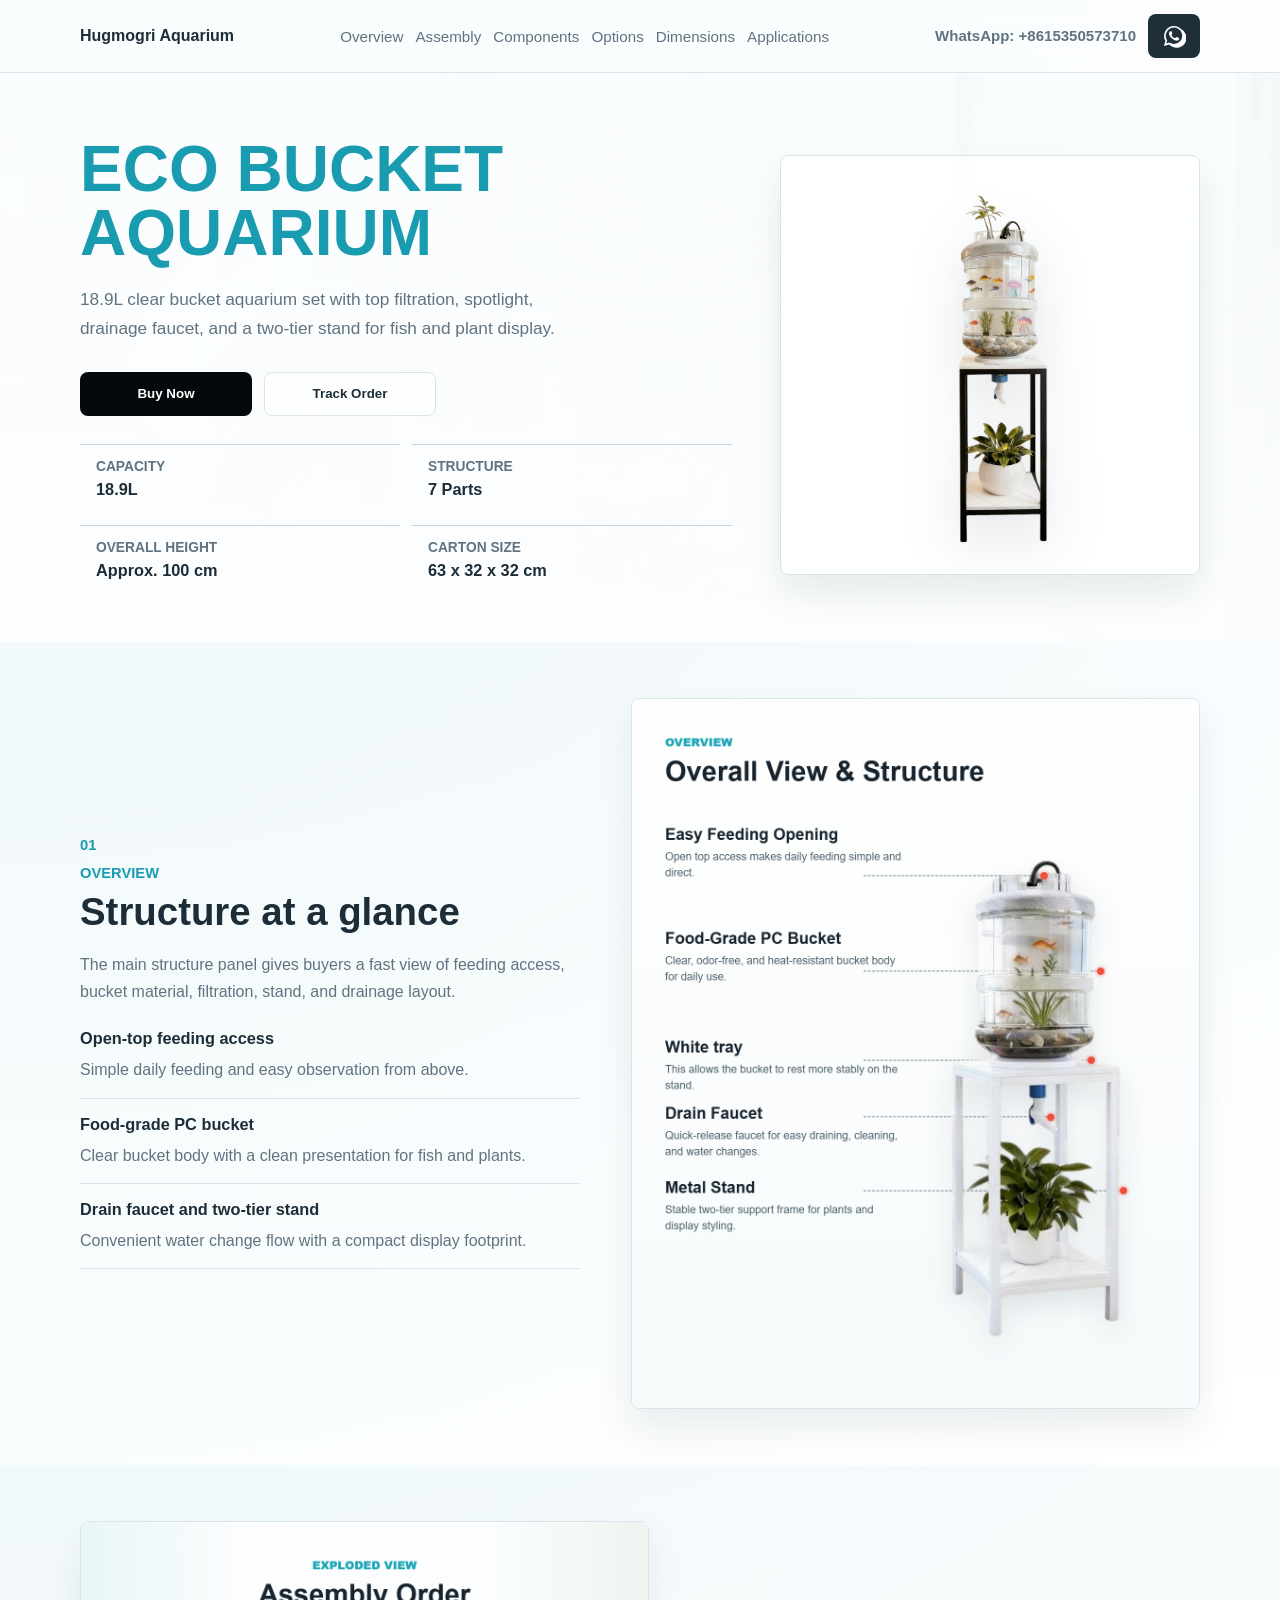
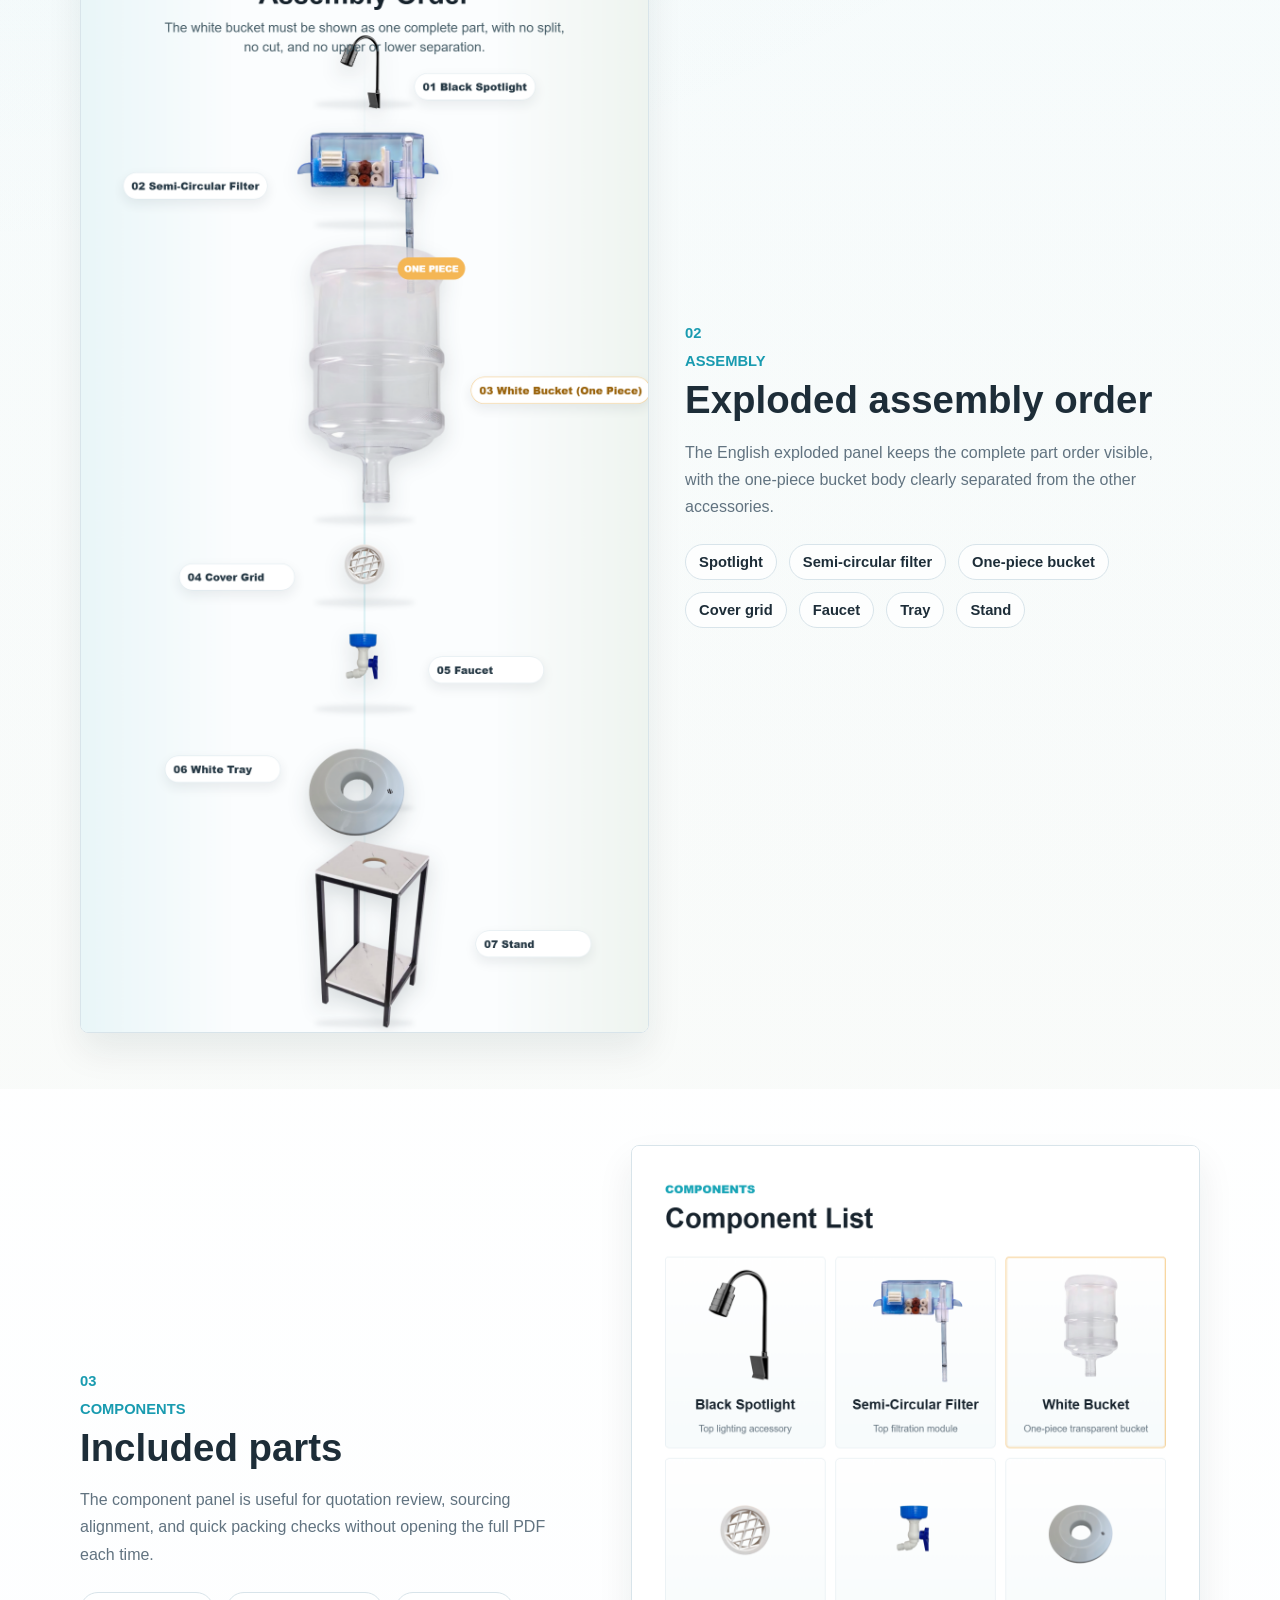
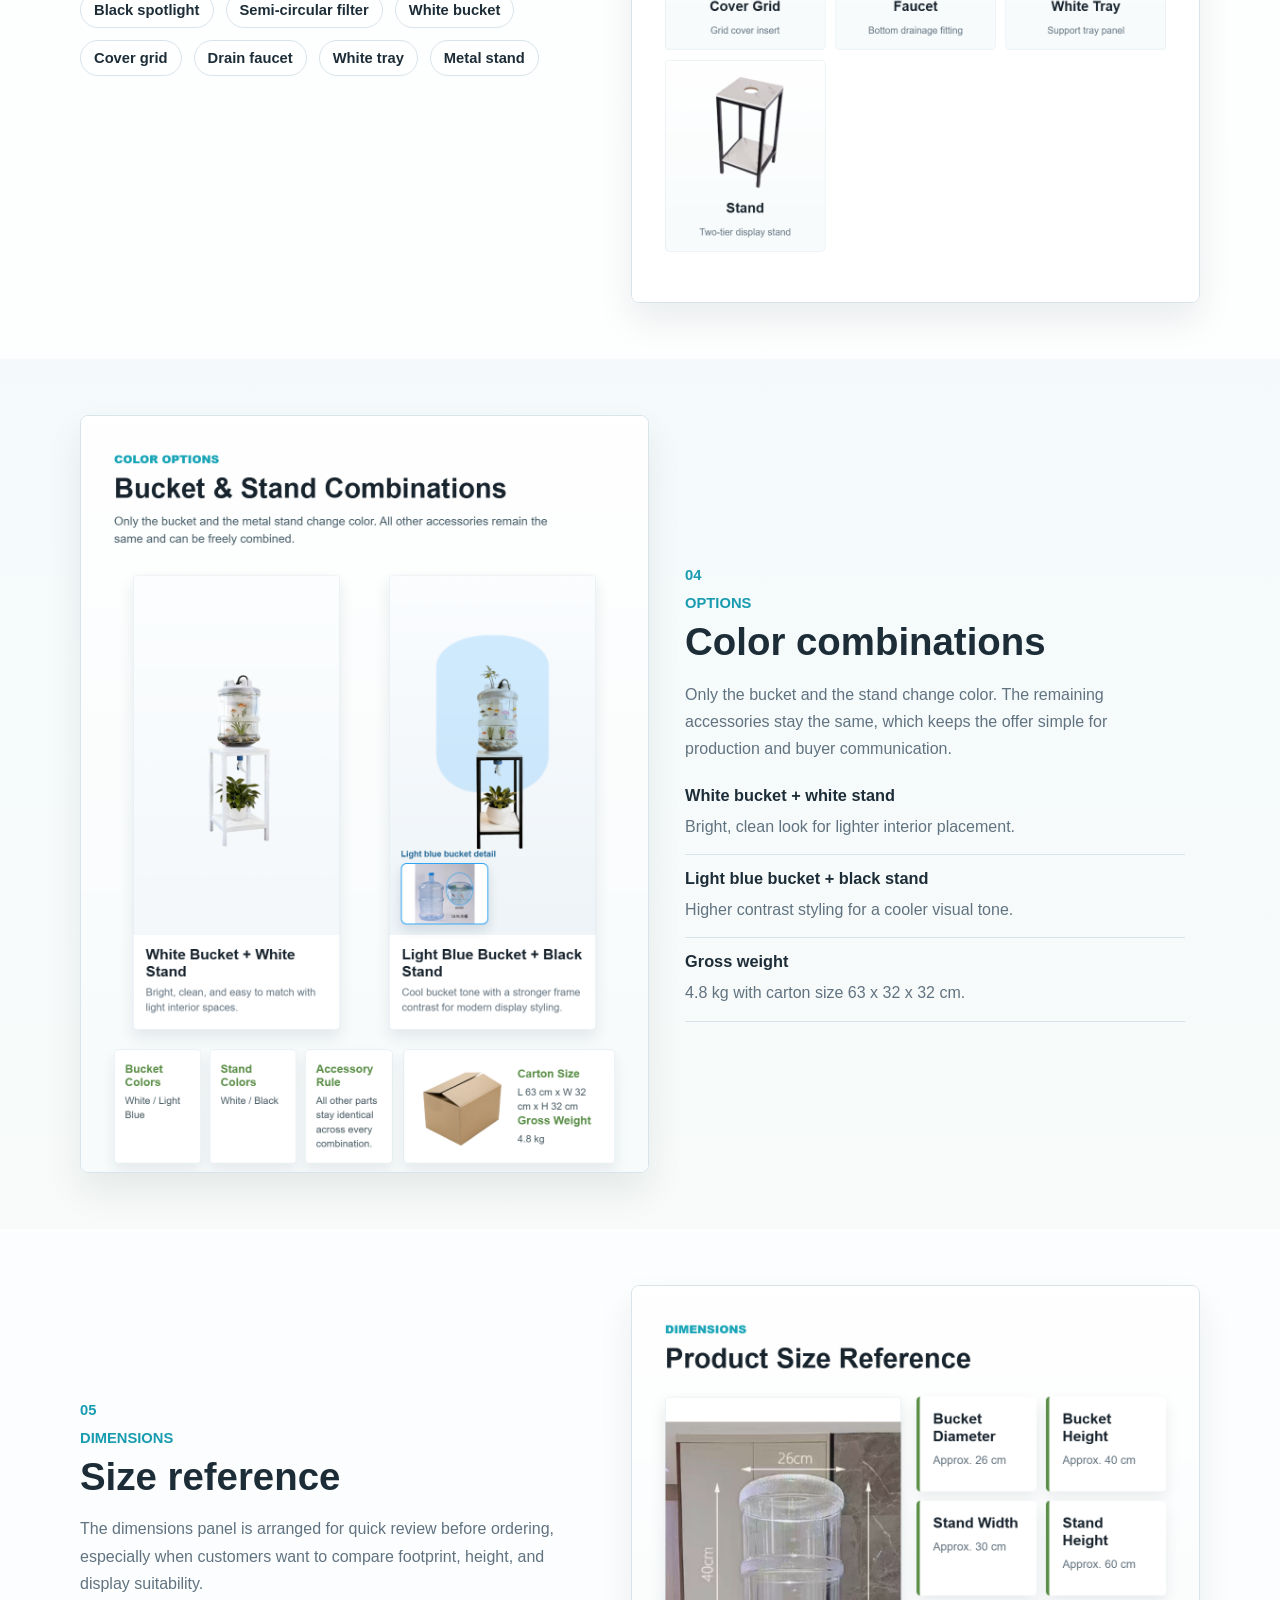
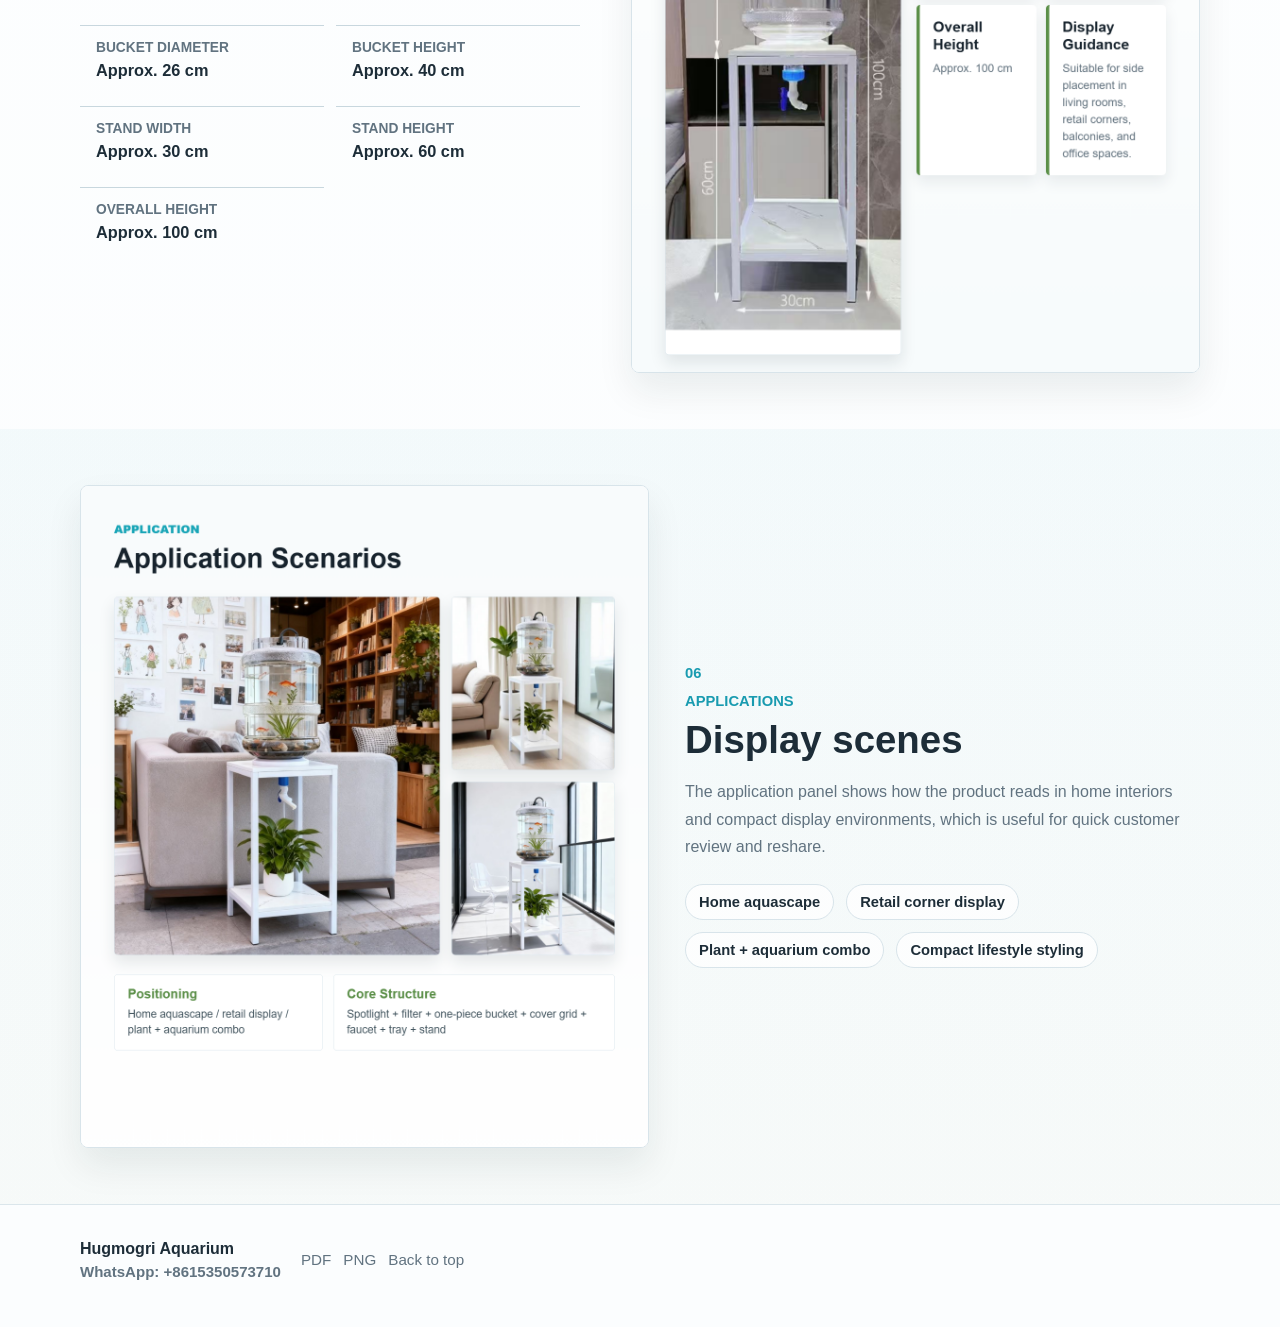
<file: index.html>
<!doctype html>
<html lang="en">
<head>
  <meta charset="utf-8">
  <meta name="viewport" content="width=device-width, initial-scale=1">
  <title>Eco Bucket Aquarium | Hugmogri Catalog</title>
  <meta name="description" content="Eco Bucket Aquarium product page for wholesale viewing. Review the structure, components, dimensions, color options, and downloadable catalog files.">
  <meta name="format-detection" content="telephone=no">
  <meta property="og:title" content="Eco Bucket Aquarium | Hugmogri Catalog">
  <meta property="og:description" content="Compact aquarium display set with filtration, lighting, drainage, and a two-tier stand.">
  <meta property="og:type" content="website">
  <meta property="og:image" content="./assets/ref-scene-05.jpg">
  <meta property="og:url" content="https://aquarium.hugmogri.com/">
  <link rel="canonical" href="https://aquarium.hugmogri.com/">
  <link rel="stylesheet" href="./site.css?v=20260622-hero-2">
</head>
<body>
  <header class="site-header">
    <div class="container header-row">
      <a class="brand" href="#top">Hugmogri Aquarium</a>
      <nav class="section-nav" aria-label="Page sections">
        <a href="#overview">Overview</a>
        <a href="#assembly">Assembly</a>
        <a href="#components">Components</a>
        <a href="#options">Options</a>
        <a href="#dimensions">Dimensions</a>
        <a href="#applications">Applications</a>
      </nav>
      <div class="header-actions">
        <span class="contact-chip">WhatsApp: +8615350573710</span>
        <a
          class="button icon-button whatsapp-button"
          href="https://wa.me/8615350573710?text=Hello%2C%20I%27m%20interested%20in%20the%20aquarium."
          target="_blank"
          rel="noreferrer"
          aria-label="Chat on WhatsApp"
          title="Chat on WhatsApp"
        >
          <svg viewBox="0 0 24 24" aria-hidden="true" focusable="false">
            <path d="M19.05 4.94A9.86 9.86 0 0 0 12 2a9.94 9.94 0 0 0-8.63 14.87L2 22l5.32-1.39A9.94 9.94 0 1 0 19.05 4.94Zm-7.05 15a8.2 8.2 0 0 1-4.18-1.14l-.3-.18-3.16.83.84-3.08-.2-.31A8.2 8.2 0 1 1 12 19.94Zm4.5-6.15c-.25-.12-1.48-.73-1.71-.81s-.39-.12-.56.12-.64.81-.79.97-.29.19-.54.06a6.68 6.68 0 0 1-1.97-1.21 7.42 7.42 0 0 1-1.37-1.71c-.14-.25 0-.39.1-.51s.25-.29.37-.43a1.64 1.64 0 0 0 .25-.42.47.47 0 0 0 0-.43c-.06-.12-.56-1.35-.76-1.84s-.4-.42-.56-.43h-.48a.92.92 0 0 0-.67.31 2.84 2.84 0 0 0-.89 2.11 4.93 4.93 0 0 0 1 2.58 11.26 11.26 0 0 0 4.32 3.82 14.54 14.54 0 0 0 1.45.53 3.49 3.49 0 0 0 1.6.1 2.63 2.63 0 0 0 1.73-1.21 2.13 2.13 0 0 0 .14-1.21c-.06-.1-.23-.16-.48-.29Z"/>
          </svg>
          <span class="sr-only">Chat on WhatsApp</span>
        </a>
      </div>
    </div>
  </header>

  <main id="top">
    <section class="hero">
      <div class="hero-backdrop">
        <img src="./assets/ref-scene-05.jpg" alt="Eco Bucket Aquarium lifestyle scene" loading="eager" decoding="async">
      </div>
      <div class="hero-overlay"></div>
      <div class="container hero-grid">
        <div class="hero-copy">
          <p class="eyebrow hero-title">Eco Bucket Aquarium</p>
          <p class="hero-summary">18.9L clear bucket aquarium set with top filtration, spotlight, drainage faucet, and a two-tier stand for fish and plant display.</p>
          <div class="hero-actions">
            <button class="button purchase-button" type="button" data-buy-now aria-haspopup="dialog">Buy Now</button>
            <button class="button ghost lookup-button" type="button" data-order-lookup>Track Order</button>
          </div>
          <dl class="hero-specs">
            <div>
              <dt>Capacity</dt>
              <dd>18.9L</dd>
            </div>
            <div>
              <dt>Structure</dt>
              <dd>7 Parts</dd>
            </div>
            <div>
              <dt>Overall Height</dt>
              <dd>Approx. 100 cm</dd>
            </div>
            <div>
              <dt>Carton Size</dt>
              <dd>63 x 32 x 32 cm</dd>
            </div>
          </dl>
        </div>

        <figure class="hero-visual">
          <div class="hero-product-frame">
            <img src="./assets/ref-assembled-02.png" alt="Eco Bucket Aquarium assembled product view" loading="eager" decoding="async">
          </div>
        </figure>
      </div>
    </section>

    <section class="section-block" id="overview">
      <div class="container section-grid">
        <div class="section-copy">
          <p class="section-number">01</p>
          <p class="eyebrow">Overview</p>
          <h2>Structure at a glance</h2>
          <p class="section-summary">The main structure panel gives buyers a fast view of feeding access, bucket material, filtration, stand, and drainage layout.</p>
          <div class="detail-list">
            <div>
              <strong>Open-top feeding access</strong>
              <p>Simple daily feeding and easy observation from above.</p>
            </div>
            <div>
              <strong>Food-grade PC bucket</strong>
              <p>Clear bucket body with a clean presentation for fish and plants.</p>
            </div>
            <div>
              <strong>Drain faucet and two-tier stand</strong>
              <p>Convenient water change flow with a compact display footprint.</p>
            </div>
          </div>
        </div>

        <figure class="panel-frame">
          <img src="./catalog-panels-v2-en/02-overview-en.png" alt="Overall view and structure panel" loading="eager" decoding="async">
        </figure>
      </div>
    </section>

    <section class="section-block soft-band" id="assembly">
      <div class="container section-grid reverse">
        <div class="section-copy">
          <p class="section-number">02</p>
          <p class="eyebrow">Assembly</p>
          <h2>Exploded assembly order</h2>
          <p class="section-summary">The English exploded panel keeps the complete part order visible, with the one-piece bucket body clearly separated from the other accessories.</p>
          <div class="tag-list">
            <span>Spotlight</span>
            <span>Semi-circular filter</span>
            <span>One-piece bucket</span>
            <span>Cover grid</span>
            <span>Faucet</span>
            <span>Tray</span>
            <span>Stand</span>
          </div>
        </div>

        <figure class="panel-frame tall">
          <img src="./catalog-panels-v2-en/03-exploded-view-en.png" alt="Exploded view panel" loading="lazy" decoding="async">
        </figure>
      </div>
    </section>

    <section class="section-block" id="components">
      <div class="container section-grid">
        <div class="section-copy">
          <p class="section-number">03</p>
          <p class="eyebrow">Components</p>
          <h2>Included parts</h2>
          <p class="section-summary">The component panel is useful for quotation review, sourcing alignment, and quick packing checks without opening the full PDF each time.</p>
          <div class="tag-list">
            <span>Black spotlight</span>
            <span>Semi-circular filter</span>
            <span>White bucket</span>
            <span>Cover grid</span>
            <span>Drain faucet</span>
            <span>White tray</span>
            <span>Metal stand</span>
          </div>
        </div>

        <figure class="panel-frame">
          <img src="./catalog-panels-v2-en/04-components-en.png" alt="Component list panel" loading="lazy" decoding="async">
        </figure>
      </div>
    </section>

    <section class="section-block soft-band" id="options">
      <div class="container section-grid reverse">
        <div class="section-copy">
          <p class="section-number">04</p>
          <p class="eyebrow">Options</p>
          <h2>Color combinations</h2>
          <p class="section-summary">Only the bucket and the stand change color. The remaining accessories stay the same, which keeps the offer simple for production and buyer communication.</p>
          <div class="detail-list compact">
            <div>
              <strong>White bucket + white stand</strong>
              <p>Bright, clean look for lighter interior placement.</p>
            </div>
            <div>
              <strong>Light blue bucket + black stand</strong>
              <p>Higher contrast styling for a cooler visual tone.</p>
            </div>
            <div>
              <strong>Gross weight</strong>
              <p>4.8 kg with carton size 63 x 32 x 32 cm.</p>
            </div>
          </div>
        </div>

        <figure class="panel-frame">
          <img src="./catalog-panels-v2-en/05-options-en.png" alt="Color options panel" loading="lazy" decoding="async">
        </figure>
      </div>
    </section>

    <section class="section-block" id="dimensions">
      <div class="container section-grid">
        <div class="section-copy">
          <p class="section-number">05</p>
          <p class="eyebrow">Dimensions</p>
          <h2>Size reference</h2>
          <p class="section-summary">The dimensions panel is arranged for quick review before ordering, especially when customers want to compare footprint, height, and display suitability.</p>
          <dl class="spec-list">
            <div>
              <dt>Bucket diameter</dt>
              <dd>Approx. 26 cm</dd>
            </div>
            <div>
              <dt>Bucket height</dt>
              <dd>Approx. 40 cm</dd>
            </div>
            <div>
              <dt>Stand width</dt>
              <dd>Approx. 30 cm</dd>
            </div>
            <div>
              <dt>Stand height</dt>
              <dd>Approx. 60 cm</dd>
            </div>
            <div>
              <dt>Overall height</dt>
              <dd>Approx. 100 cm</dd>
            </div>
          </dl>
        </div>

        <figure class="panel-frame">
          <img src="./catalog-panels-v2-en/06-dimensions-en.png" alt="Dimensions panel" loading="lazy" decoding="async">
        </figure>
      </div>
    </section>

    <section class="section-block soft-band" id="applications">
      <div class="container section-grid reverse">
        <div class="section-copy">
          <p class="section-number">06</p>
          <p class="eyebrow">Applications</p>
          <h2>Display scenes</h2>
          <p class="section-summary">The application panel shows how the product reads in home interiors and compact display environments, which is useful for quick customer review and reshare.</p>
          <div class="tag-list">
            <span>Home aquascape</span>
            <span>Retail corner display</span>
            <span>Plant + aquarium combo</span>
            <span>Compact lifestyle styling</span>
          </div>
        </div>

        <figure class="panel-frame">
          <img src="./catalog-panels-v2-en/07-application-en.png" alt="Application scenarios panel" loading="lazy" decoding="async">
        </figure>
      </div>
    </section>

  </main>

  <footer class="site-footer">
    <div class="container footer-row">
      <div class="footer-brand">
        <strong>Hugmogri Aquarium</strong>
        <span class="footer-contact">WhatsApp: +8615350573710</span>
      </div>
      <div class="footer-links">
        <a href="./eco-bucket-aquarium-catalog-en.pdf" target="_blank" rel="noreferrer">PDF</a>
        <a href="./eco-bucket-aquarium-catalog-en-long.png" target="_blank" rel="noreferrer">PNG</a>
        <a href="#top">Back to top</a>
      </div>
    </div>
  </footer>
  <script src="./payment.js?v=20260624-price-2" defer></script>
</body>
</html>
</file>
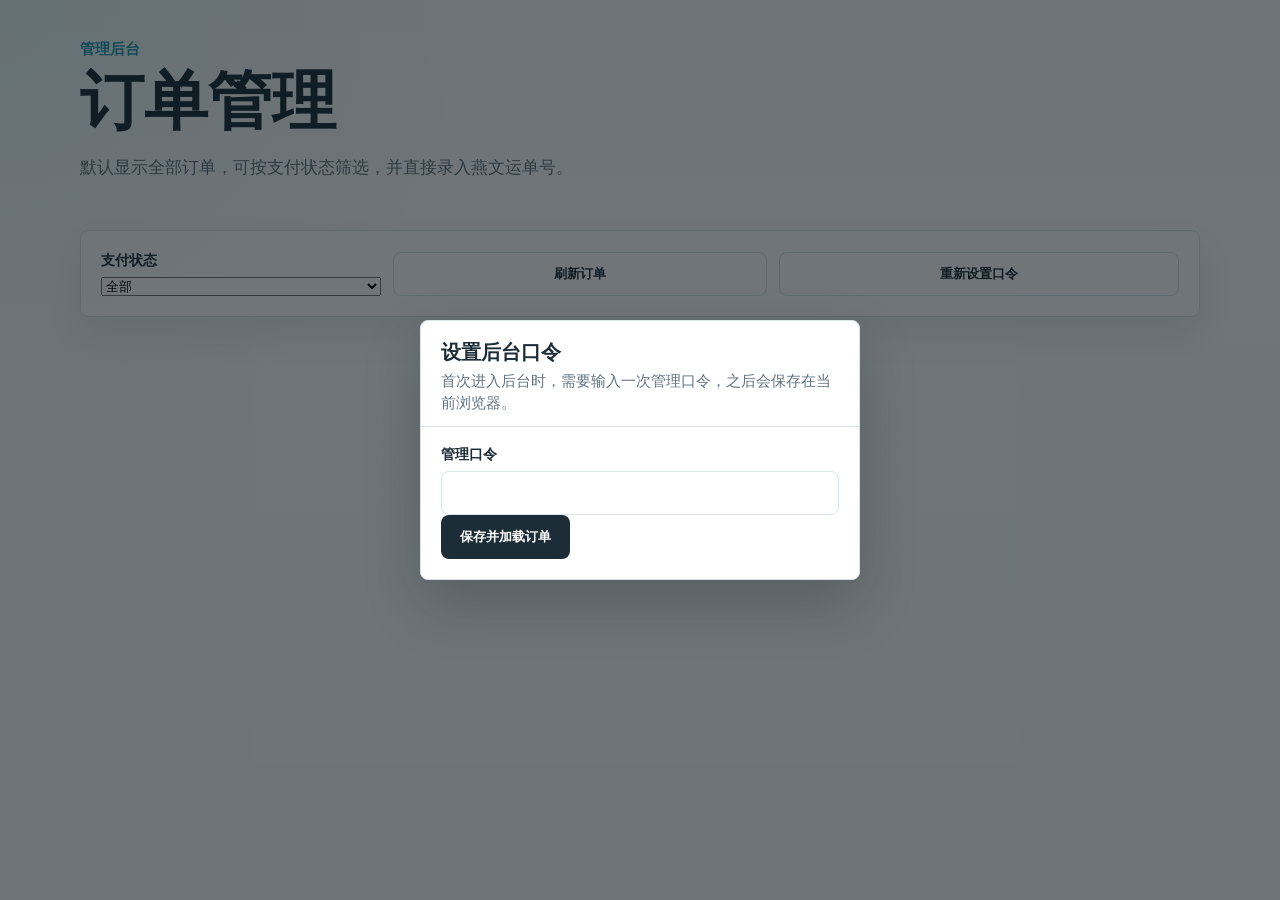
<file: admin.html>
<!doctype html>
<html lang="zh-CN">
<head>
  <meta charset="utf-8">
  <meta name="viewport" content="width=device-width, initial-scale=1">
  <title>订单管理 | Hugmogri Aquarium</title>
  <meta name="robots" content="noindex,nofollow">
  <link rel="stylesheet" href="./site.css?v=20260622-admin-5">
</head>
<body class="admin-body">
  <main class="admin-shell">
    <section class="admin-header">
      <div>
        <p class="eyebrow">管理后台</p>
        <h1>订单管理</h1>
        <p class="hero-summary">默认显示全部订单，可按支付状态筛选，并直接录入燕文运单号。</p>
      </div>
    </section>

    <section class="admin-panel">
      <div class="admin-toolbar">
        <label class="customer-field">
          <span>支付状态</span>
          <select name="paymentStatus" data-admin-payment-status>
            <option value="">全部</option>
            <option value="pending">待支付</option>
            <option value="paid">已支付</option>
          </select>
        </label>
        <button class="button ghost" type="button" data-admin-refresh>刷新订单</button>
        <button class="button ghost" type="button" data-admin-reset-token>重新设置口令</button>
      </div>
      <p class="payment-form-alert" data-admin-alert hidden></p>
    </section>

    <section class="admin-list" data-admin-list></section>
  </main>

  <div class="payment-modal" data-admin-token-modal hidden>
    <button class="payment-backdrop" type="button" aria-label="关闭口令弹窗"></button>
    <div class="payment-dialog" role="dialog" aria-modal="true" aria-labelledby="admin-token-title">
      <div class="payment-dialog-header">
        <div>
          <h2 id="admin-token-title">设置后台口令</h2>
          <p>首次进入后台时，需要输入一次管理口令，之后会保存在当前浏览器。</p>
        </div>
      </div>
      <form class="payment-form" data-admin-token-form autocomplete="off">
        <label class="customer-field">
          <span>管理口令</span>
          <input type="password" name="token" required>
        </label>
        <p class="payment-form-alert" data-admin-token-alert hidden></p>
        <button class="button" type="submit">保存并加载订单</button>
      </form>
    </div>
  </div>

  <script src="./admin.js?v=20260622-admin-5" defer></script>
</body>
</html>
</file>
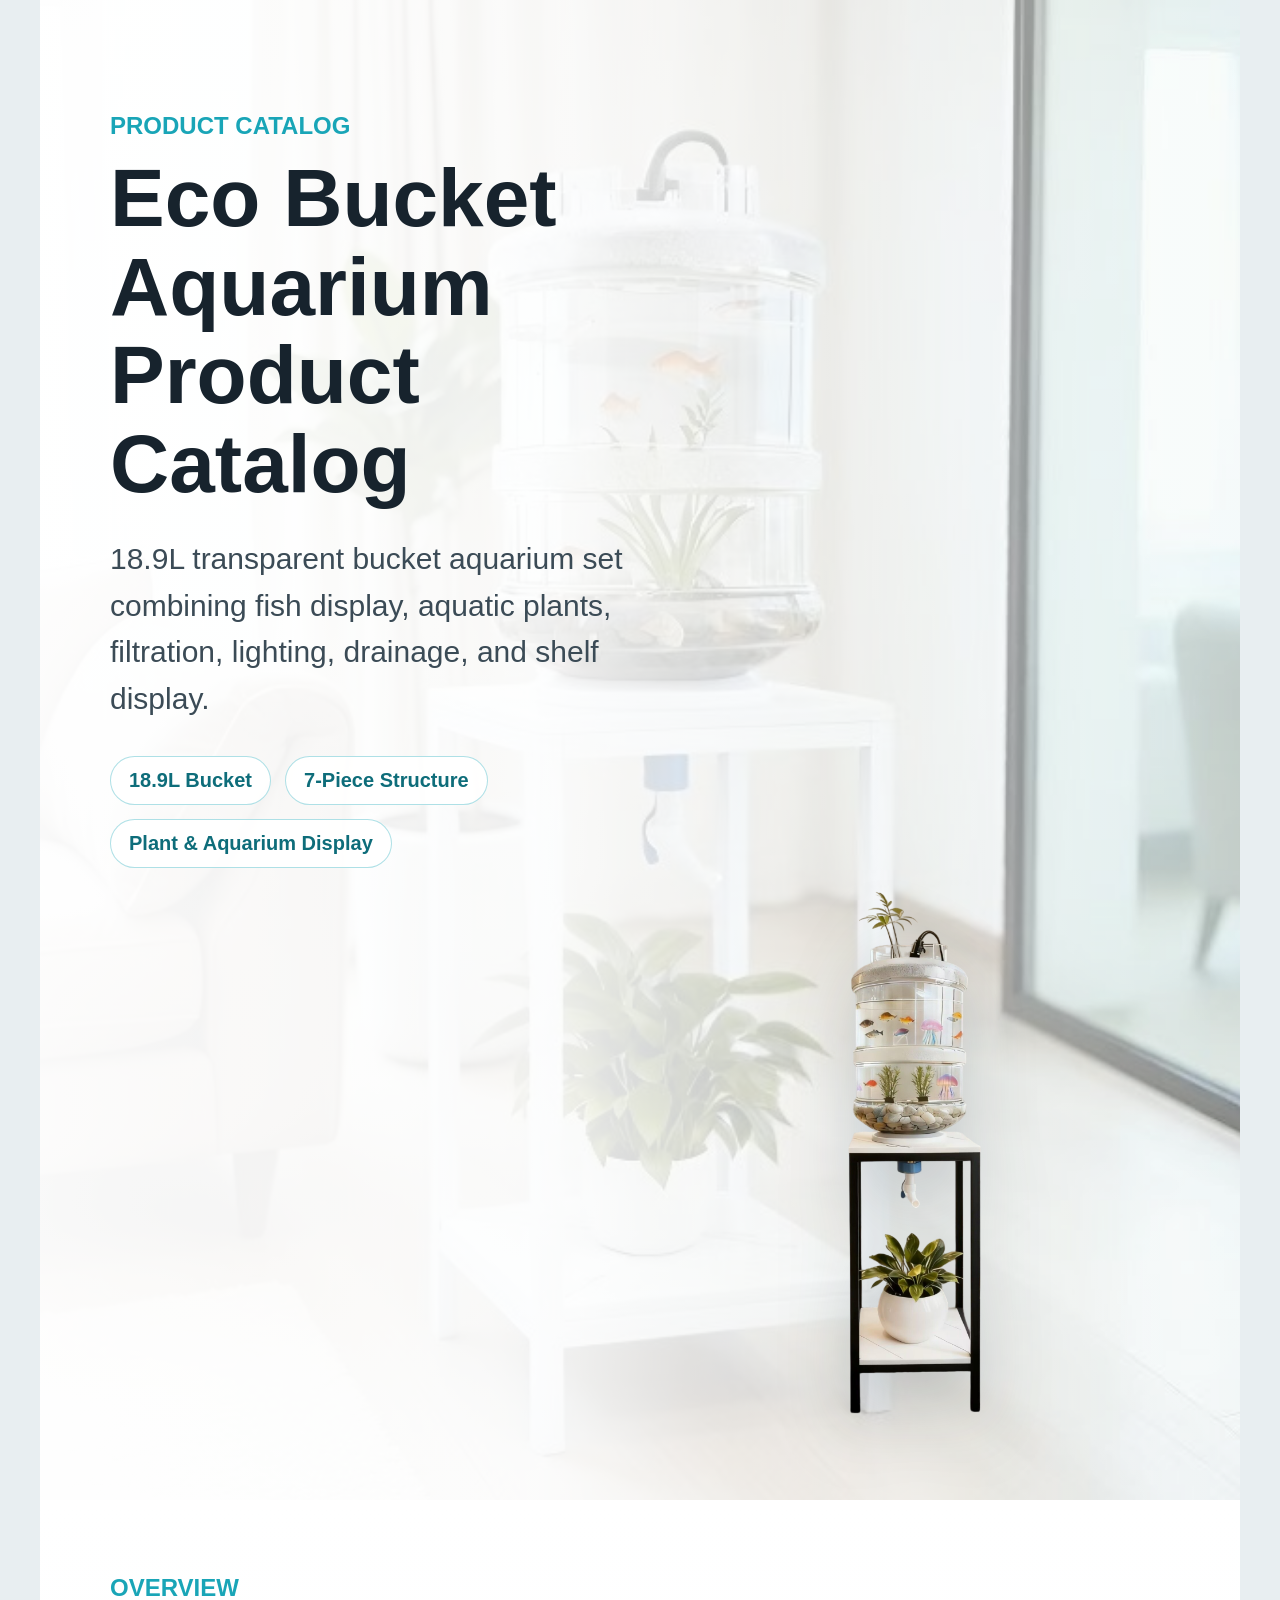
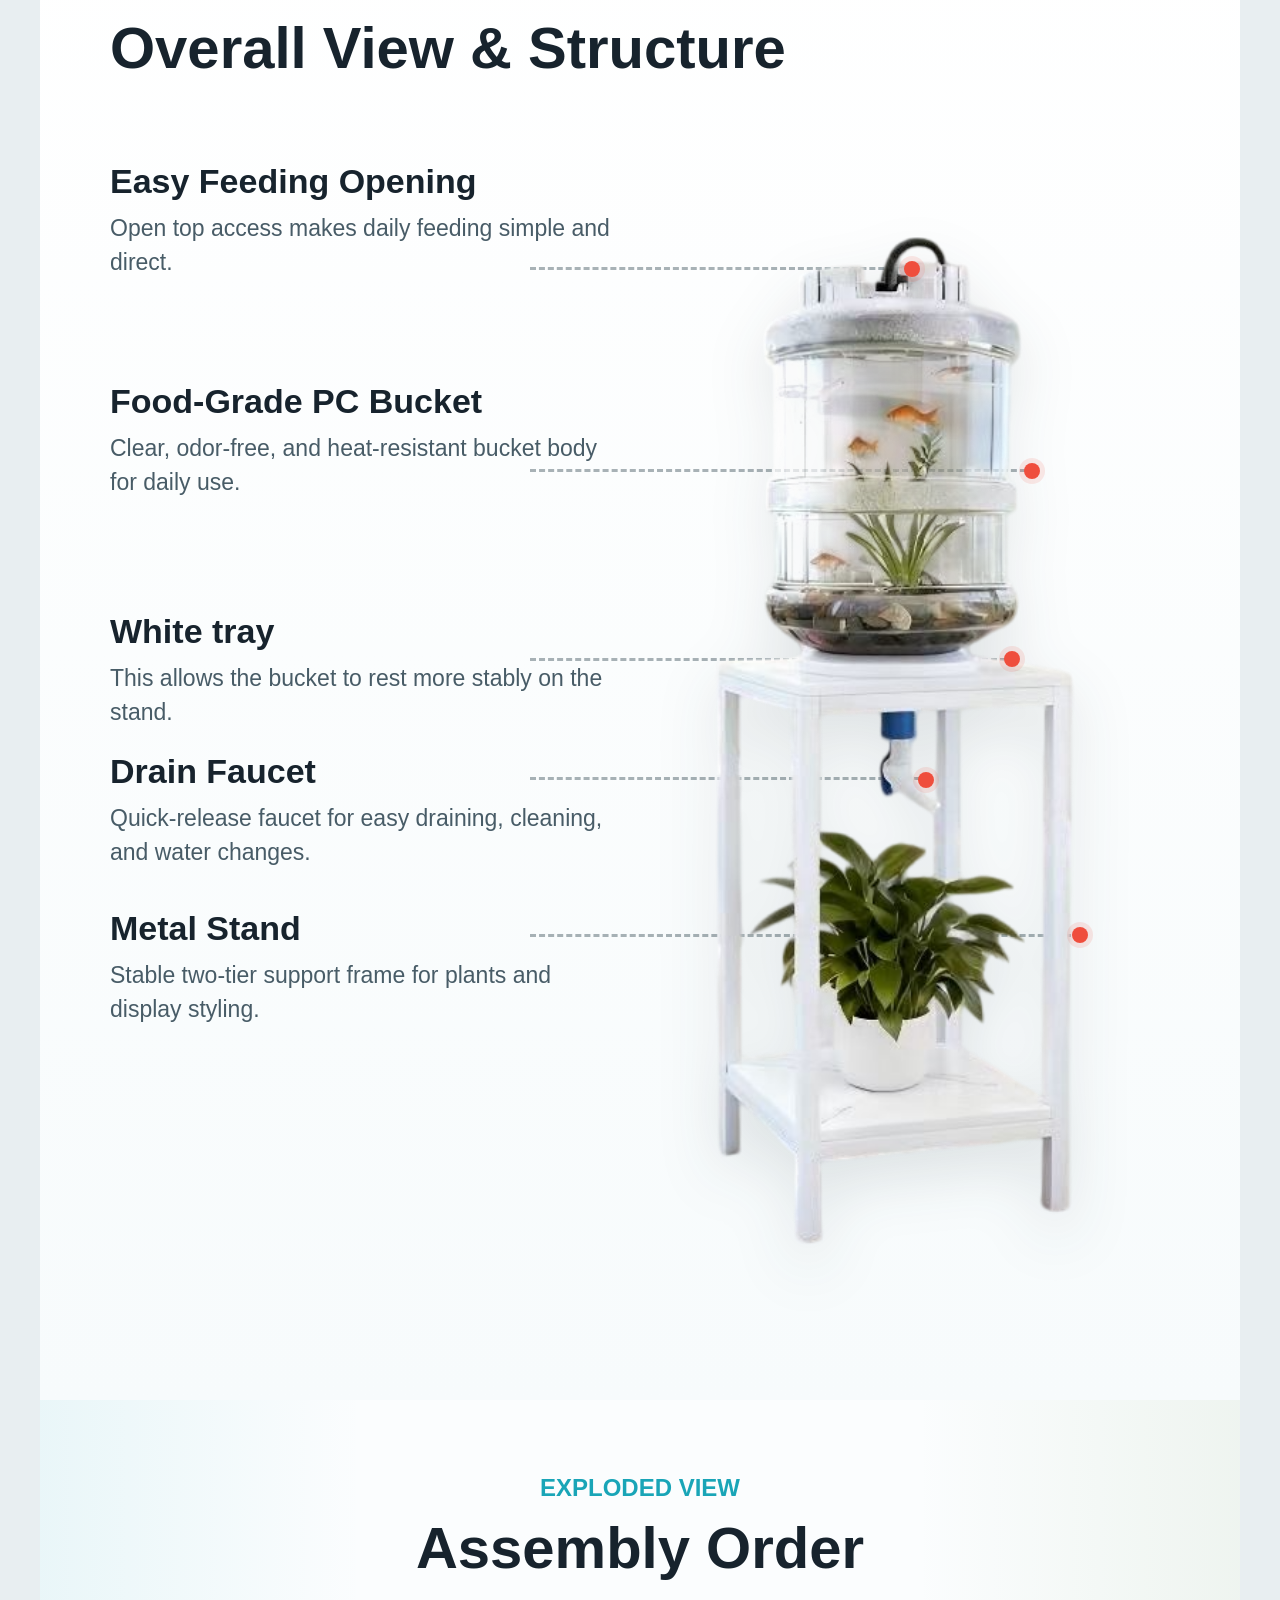
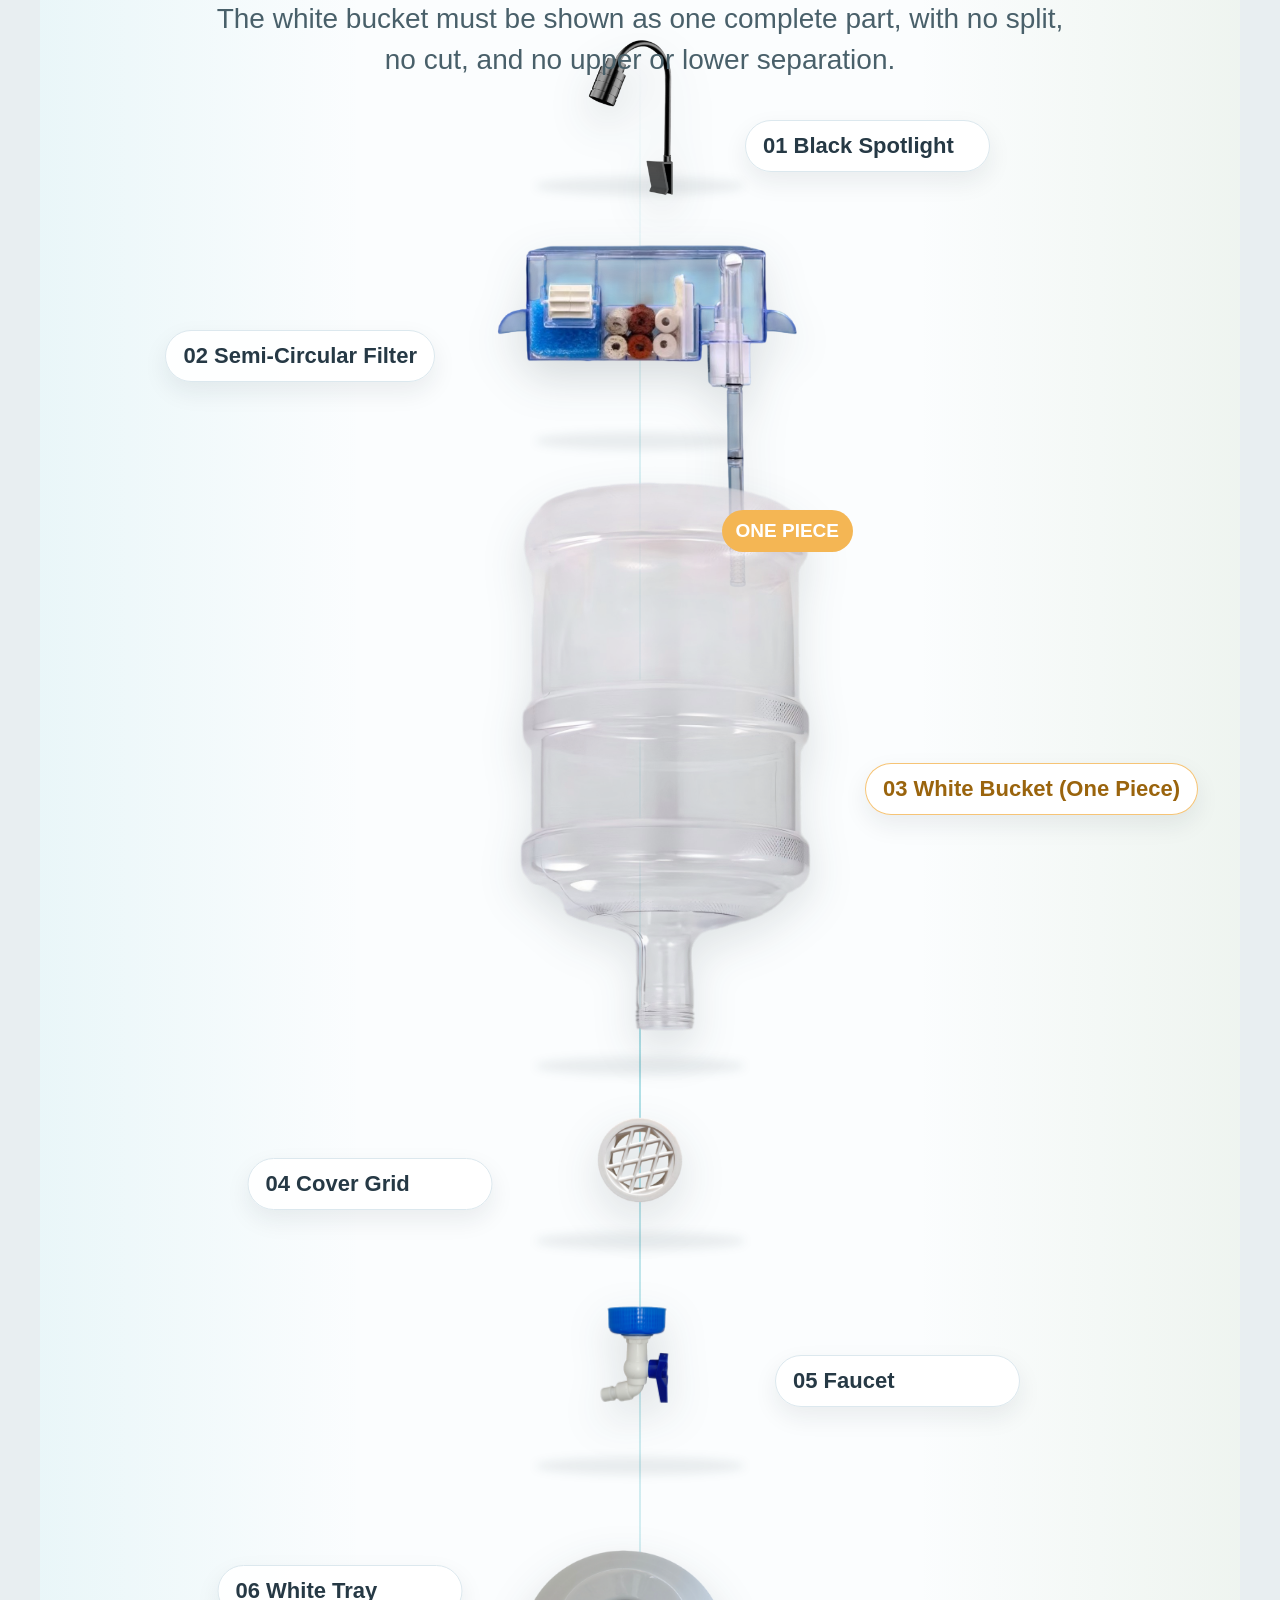
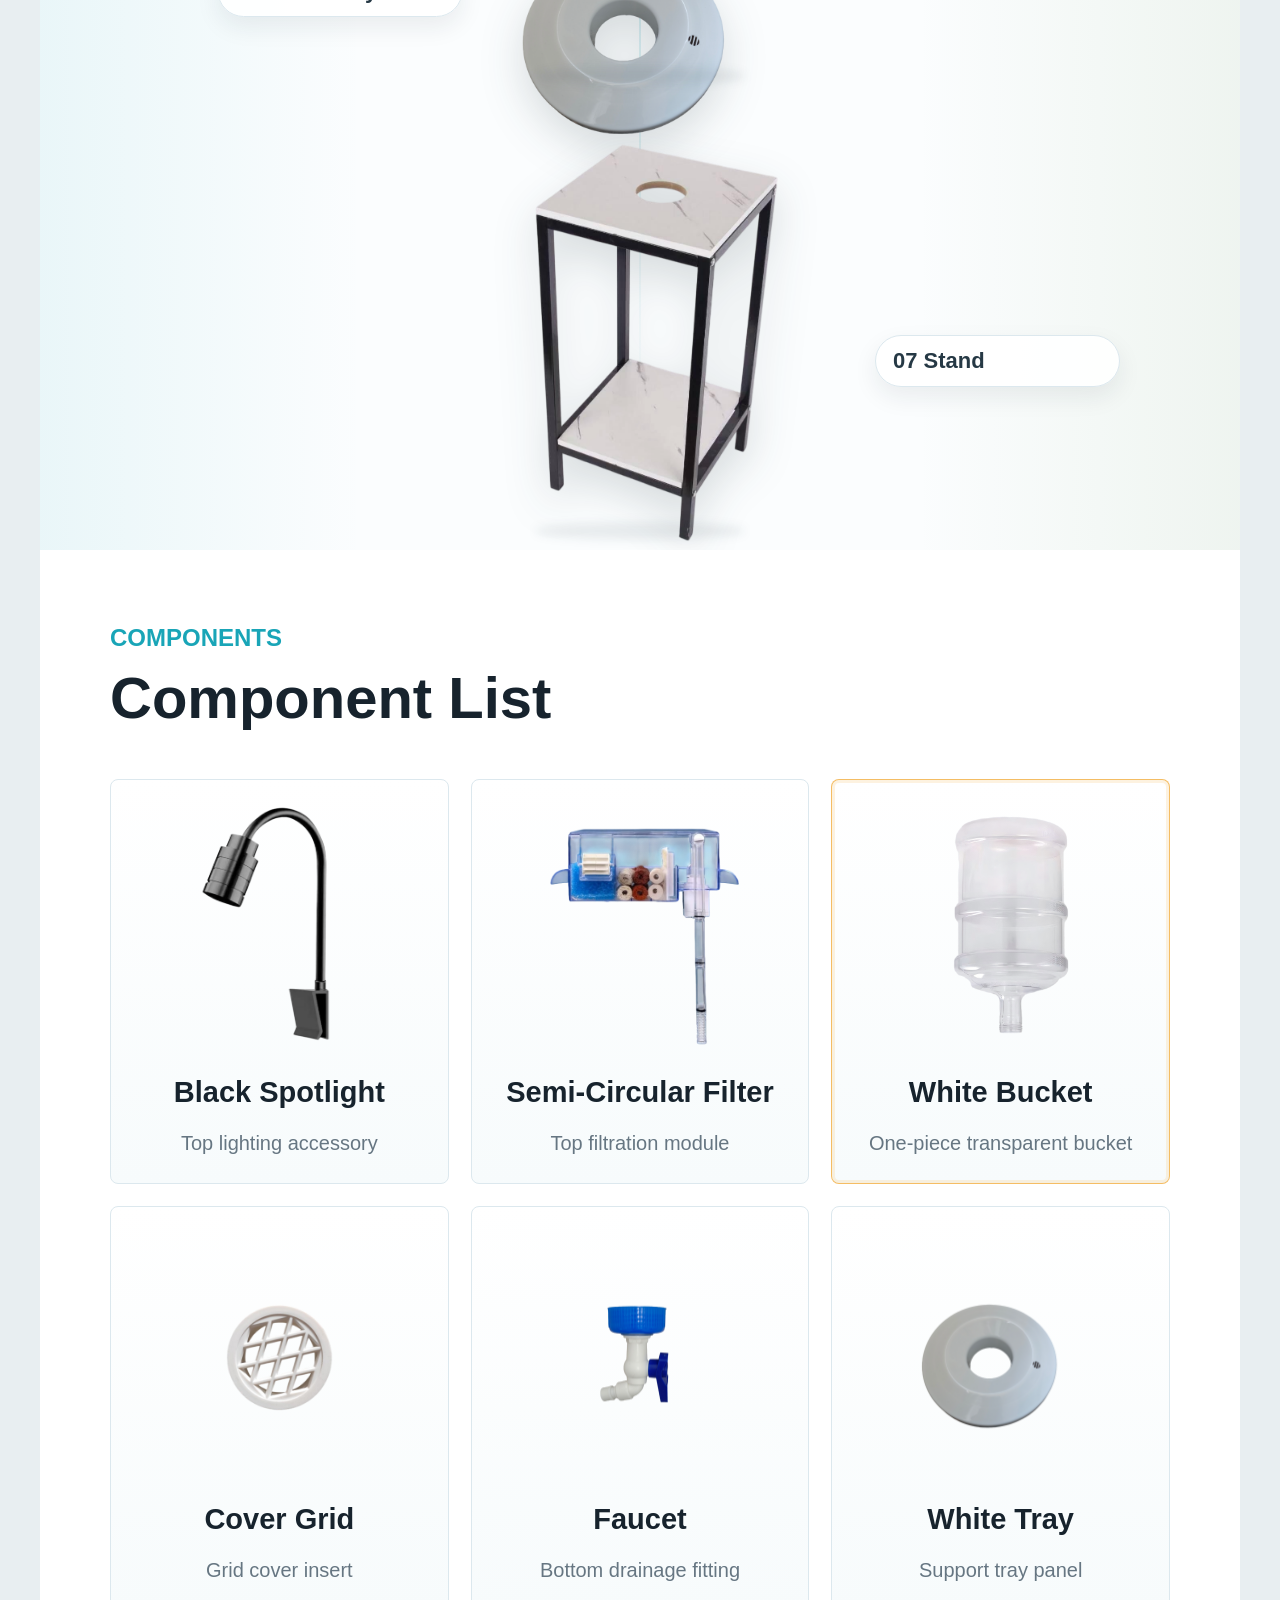
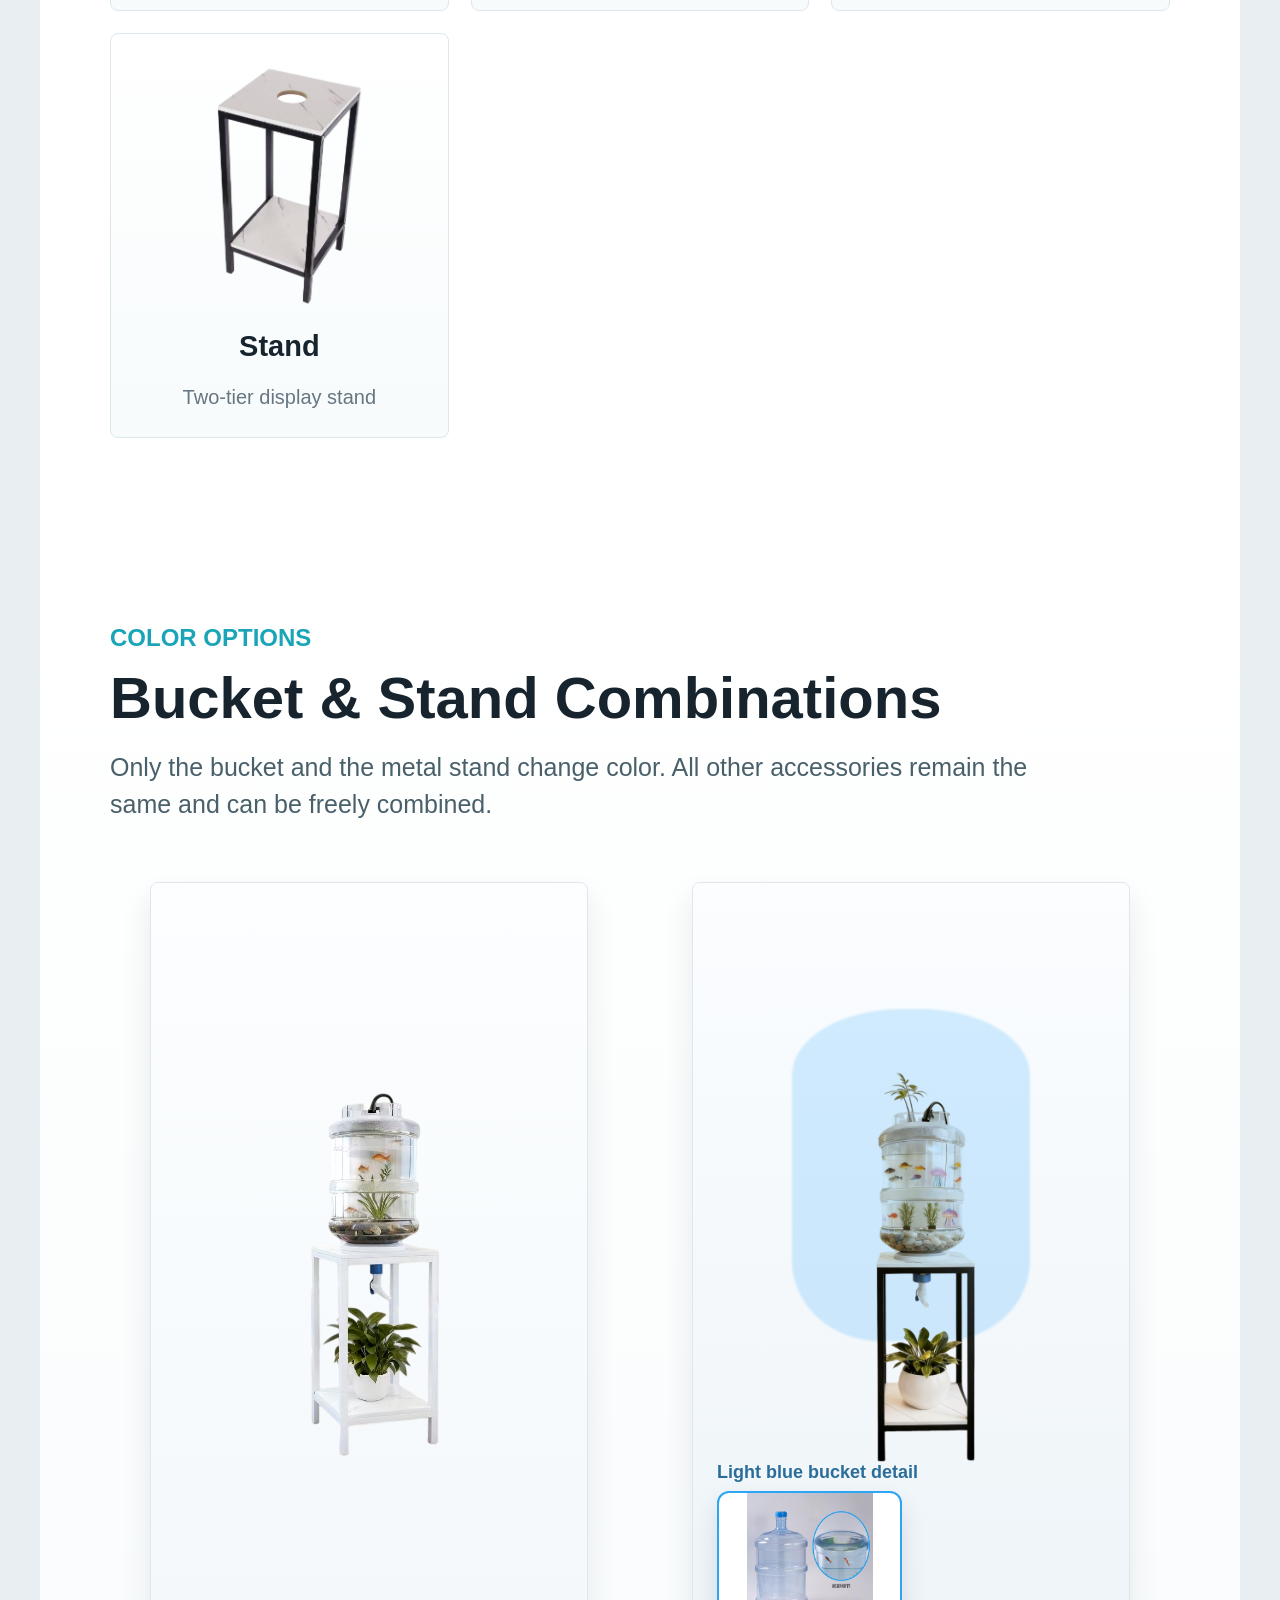
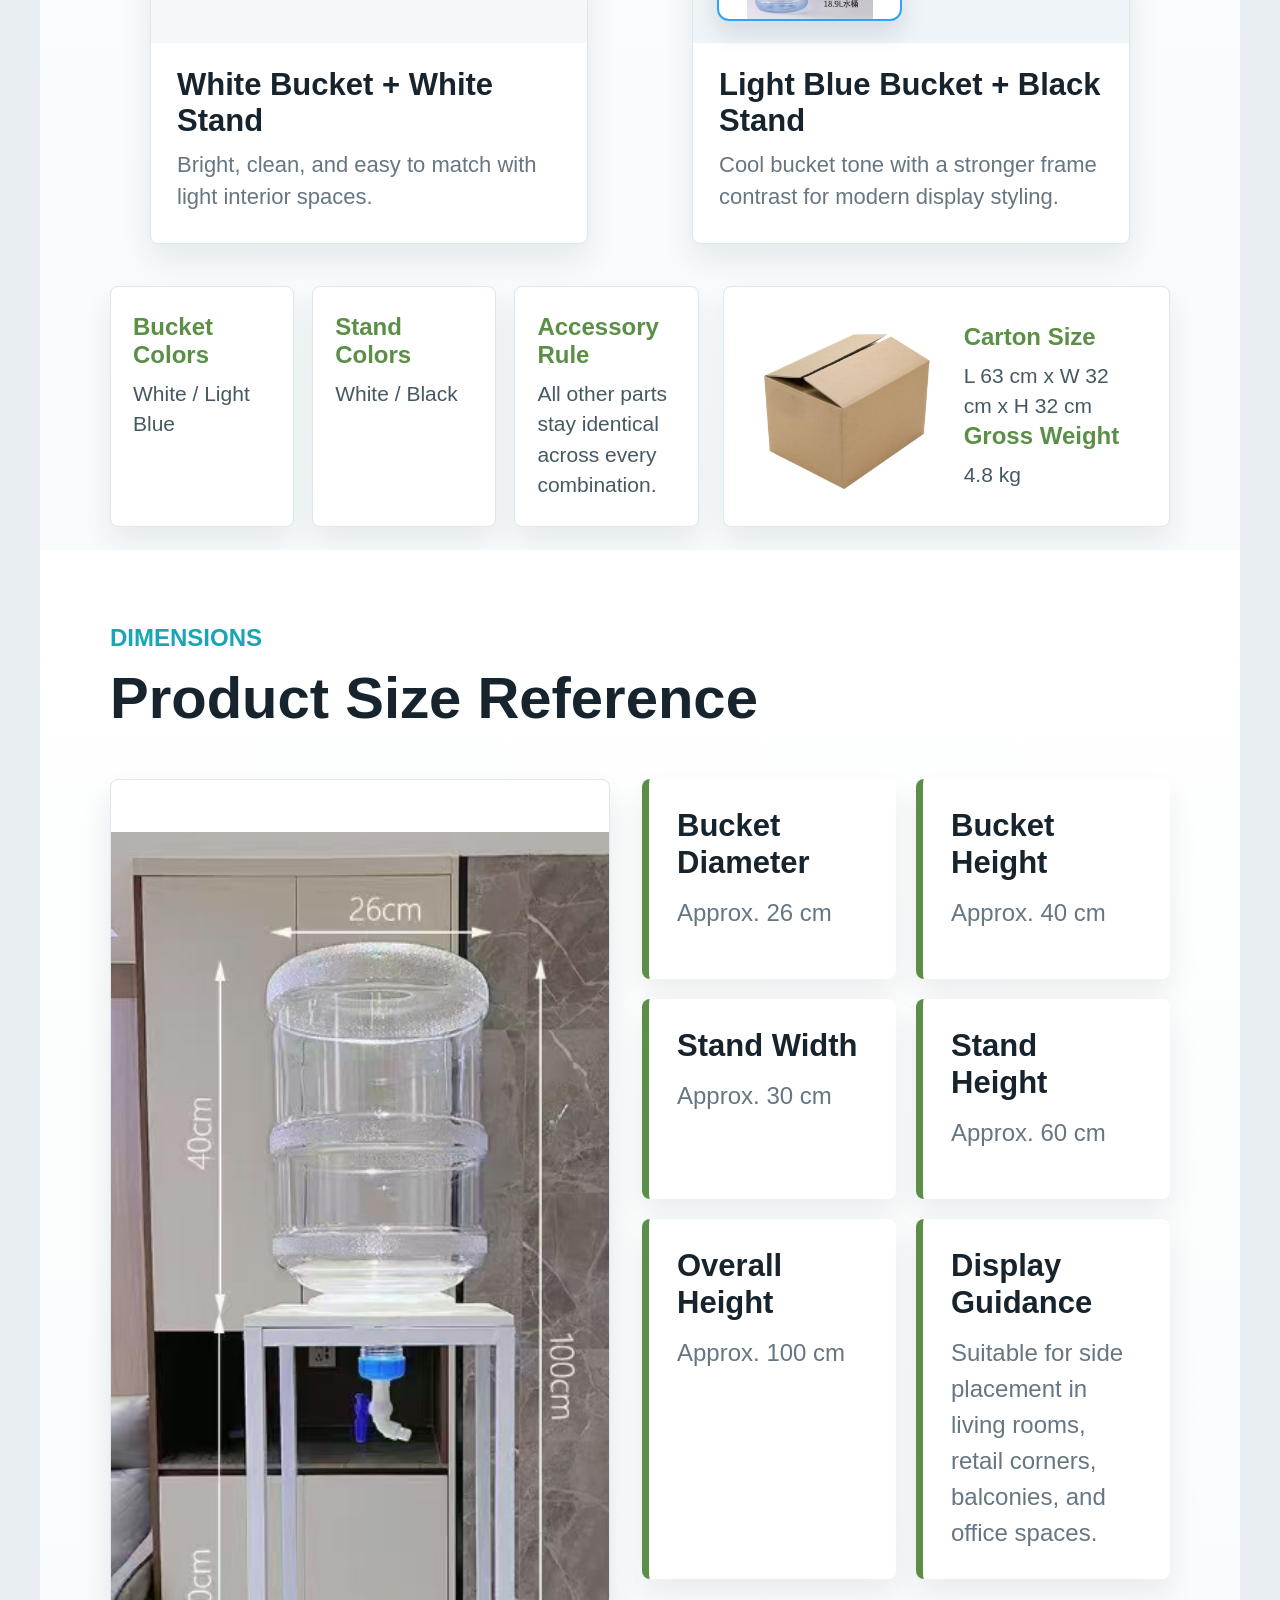
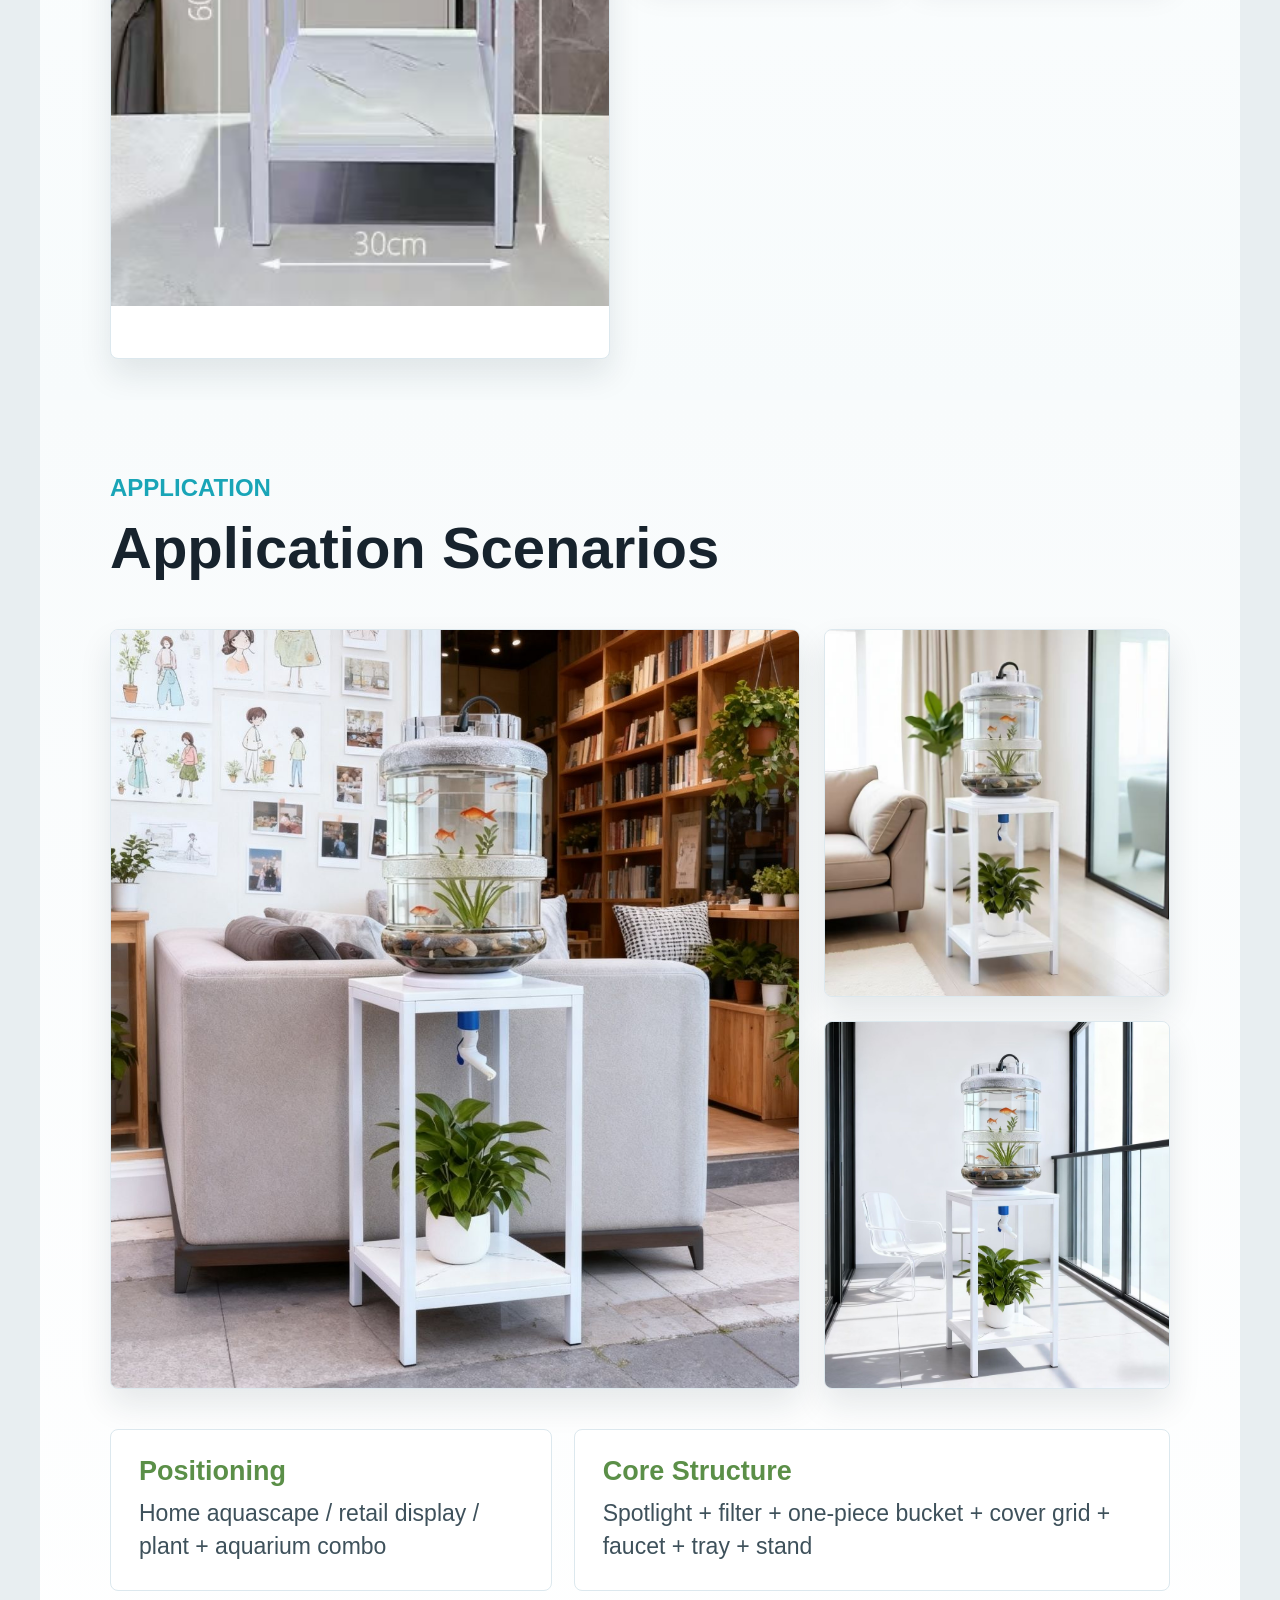
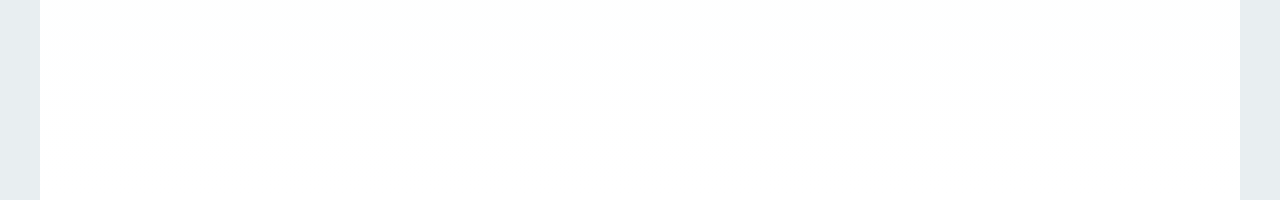
<file: catalog-v2.html>
<!doctype html>
<html lang="en">
<head>
  <meta charset="utf-8">
  <meta name="viewport" content="width=device-width, initial-scale=1">
  <title>Eco Bucket Aquarium Product Catalog</title>
  <link rel="stylesheet" href="./catalog-v2.css">
</head>
<body>
  <main class="catalog-v2">
    <section class="panel panel-cover" data-panel="01-cover">
      <img class="cover-scene" src="./assets/ref-scene-05.jpg" alt="">
      <div class="cover-shade"></div>
      <div class="cover-copy">
        <p class="eyebrow">PRODUCT CATALOG</p>
        <h1>Eco Bucket Aquarium<br>Product Catalog</h1>
        <p class="lead">18.9L transparent bucket aquarium set combining fish display, aquatic plants, filtration, lighting, drainage, and shelf display.</p>
        <div class="chips">
          <span>18.9L Bucket</span>
          <span>7-Piece Structure</span>
          <span>Plant &amp; Aquarium Display</span>
        </div>
      </div>
      <div class="cover-product">
        <img src="./assets/ref-assembled-02.png" alt="Eco bucket aquarium assembled view">
      </div>
    </section>

    <section class="panel panel-overview" data-panel="02-overview">
      <div class="section-head">
        <p class="eyebrow">OVERVIEW</p>
        <h2>Overall View &amp; Structure</h2>
      </div>
      <div class="overview-annotated">
        <div class="overview-copy">
          <article class="callout c01">
            <strong>Easy Feeding Opening</strong>
            <p>Open top access makes daily feeding simple and direct.</p>
            <span class="dash"></span>
          </article>
          <article class="callout c02">
            <strong>Food-Grade PC Bucket</strong>
            <p>Clear, odor-free, and heat-resistant bucket body for daily use.</p>
            <span class="dash"></span>
          </article>
          <article class="callout c03">
            <strong>White tray</strong>
            <p>This allows the bucket to rest more stably on the stand.</p>
            <span class="dash"></span>
          </article>
          <article class="callout c04">
            <strong>Metal Stand</strong>
            <p>Stable two-tier support frame for plants and display styling.</p>
            <span class="dash"></span>
          </article>
          <article class="callout c05">
            <strong>Drain Faucet</strong>
            <p>Quick-release faucet for easy draining, cleaning, and water changes.</p>
            <span class="dash"></span>
          </article>
        </div>
        <div class="overview-product">
          <img src="./assets/ref-assembled-03-cropped.png" alt="Annotated product overview">
          <span class="hotspot h01"></span>
          <span class="hotspot h02"></span>
          <span class="hotspot h03"></span>
          <span class="hotspot h04"></span>
          <span class="hotspot h05"></span>
        </div>
      </div>
    </section>

    <section class="panel panel-exploded" data-panel="03-exploded">
      <div class="section-head center">
        <p class="eyebrow">EXPLODED VIEW</p>
        <h2>Assembly Order</h2>
        <p class="note">The white bucket must be shown as one complete part, with no split, no cut, and no upper or lower separation.</p>
      </div>
      <div class="exploded-stage">
        <div class="axis"></div>
        <div class="part p01">
          <img src="./assets/black-light.png" alt="Black spotlight">
          <span>01 Black Spotlight</span>
        </div>
        <div class="part p02">
          <img src="./assets/semi-filter.png" alt="Semi-circular filter">
          <span>02 Semi-Circular Filter</span>
        </div>
        <div class="part p03 bucket-whole">
          <img src="./assets/white-bucket.png" alt="White bucket, one piece">
          <span>03 White Bucket (One Piece)</span>
        </div>
        <div class="part p04">
          <img src="./assets/cover-net.png" alt="Cover grid">
          <span>04 Cover Grid</span>
        </div>
        <div class="part p05">
          <img src="./assets/tap.png" alt="Faucet">
          <span>05 Faucet</span>
        </div>
        <div class="part p06">
          <img src="./assets/white-tray.png" alt="White tray">
          <span>06 White Tray</span>
        </div>
        <div class="part p07">
          <img src="./assets/stand.png" alt="Stand">
          <span>07 Stand</span>
        </div>
      </div>
    </section>

    <section class="panel panel-components" data-panel="04-components">
      <div class="section-head">
        <p class="eyebrow">COMPONENTS</p>
        <h2>Component List</h2>
      </div>
      <div class="component-grid">
        <article>
          <img src="./assets/black-light.png" alt="Black spotlight">
          <b>Black Spotlight</b>
          <span>Top lighting accessory</span>
        </article>
        <article>
          <img src="./assets/semi-filter.png" alt="Semi-circular filter">
          <b>Semi-Circular Filter</b>
          <span>Top filtration module</span>
        </article>
        <article class="important">
          <img src="./assets/white-bucket.png" alt="White bucket">
          <b>White Bucket</b>
          <span>One-piece transparent bucket</span>
        </article>
        <article>
          <img src="./assets/cover-net.png" alt="Cover grid">
          <b>Cover Grid</b>
          <span>Grid cover insert</span>
        </article>
        <article>
          <img src="./assets/tap.png" alt="Faucet">
          <b>Faucet</b>
          <span>Bottom drainage fitting</span>
        </article>
        <article>
          <img src="./assets/white-tray.png" alt="White tray">
          <b>White Tray</b>
          <span>Support tray panel</span>
        </article>
        <article>
          <img src="./assets/stand.png" alt="Stand">
          <b>Stand</b>
          <span>Two-tier display stand</span>
        </article>
      </div>
    </section>

    <section class="panel panel-options" data-panel="05-options">
      <div class="section-head">
        <p class="eyebrow">COLOR OPTIONS</p>
        <h2>Bucket &amp; Stand Combinations</h2>
        <p class="options-note">Only the bucket and the metal stand change color. All other accessories remain the same and can be freely combined.</p>
      </div>
      <div class="options-grid">
        <figure class="option-card white-set">
          <div class="set-stage">
            <img src="./assets/ref-assembled-03.png" alt="White bucket with white stand">
          </div>
          <figcaption>
            <b>White Bucket + White Stand</b>
            <span>Bright, clean, and easy to match with light interior spaces.</span>
          </figcaption>
        </figure>
        <figure class="option-card blue-set">
          <div class="set-stage stage-dark">
            <img class="base-set" src="./assets/ref-assembled-02.png" alt="Light blue bucket with black stand">
            <span class="bucket-tint"></span>
            <img class="bucket-detail" src="./assets/light-blue-bucket-reference.jpg" alt="Light blue bucket detail">
          </div>
          <figcaption>
            <b>Light Blue Bucket + Black Stand</b>
            <span>Cool bucket tone with a stronger frame contrast for modern display styling.</span>
          </figcaption>
        </figure>
      </div>
      <div class="packing-row">
        <div class="packing-copy">
          <div><b>Bucket Colors</b><span>White / Light Blue</span></div>
          <div><b>Stand Colors</b><span>White / Black</span></div>
          <div><b>Accessory Rule</b><span>All other parts stay identical across every combination.</span></div>
        </div>
        <div class="carton-card">
          <img class="carton-visual" src="./assets/packaging-carton-reference.png" alt="Packing carton">
          <div class="carton-spec">
            <b>Carton Size</b>
            <span>L 63 cm x W 32 cm x H 32 cm</span>
            <b>Gross Weight</b>
            <span>4.8 kg</span>
          </div>
        </div>
      </div>
    </section>

    <section class="panel panel-dimensions" data-panel="06-dimensions">
      <div class="section-head">
        <p class="eyebrow">DIMENSIONS</p>
        <h2>Product Size Reference</h2>
      </div>
      <div class="dimension-layout">
        <div class="dimension-photo">
          <img src="./assets/dimension-chart.png" alt="Product dimensions reference">
        </div>
        <div class="dimension-specs">
          <article>
            <strong>Bucket Diameter</strong>
            <p>Approx. 26 cm</p>
          </article>
          <article>
            <strong>Bucket Height</strong>
            <p>Approx. 40 cm</p>
          </article>
          <article>
            <strong>Stand Width</strong>
            <p>Approx. 30 cm</p>
          </article>
          <article>
            <strong>Stand Height</strong>
            <p>Approx. 60 cm</p>
          </article>
          <article>
            <strong>Overall Height</strong>
            <p>Approx. 100 cm</p>
          </article>
          <article>
            <strong>Display Guidance</strong>
            <p>Suitable for side placement in living rooms, retail corners, balconies, and office spaces.</p>
          </article>
        </div>
      </div>
    </section>

    <section class="panel panel-scenes" data-panel="07-scenes">
      <div class="section-head">
        <p class="eyebrow">APPLICATION</p>
        <h2>Application Scenarios</h2>
      </div>
      <div class="scene-layout">
        <div class="scene-main">
          <img src="./assets/ref-scene-04.jpg" alt="Home display scene">
        </div>
        <div class="scene-side">
          <img src="./assets/ref-scene-05.jpg" alt="Indoor display scene">
          <img src="./assets/ref-scene-06.jpg" alt="Balcony display scene">
        </div>
      </div>
      <div class="footer-specs">
        <div><b>Positioning</b><span>Home aquascape / retail display / plant + aquarium combo</span></div>
        <div><b>Core Structure</b><span>Spotlight + filter + one-piece bucket + cover grid + faucet + tray + stand</span></div>
      </div>
    </section>
  </main>
</body>
</html>
</file>
<file: site.css>
:root {
  --ink: #1d2d38;
  --muted: #617380;
  --accent: #199bb0;
  --accent-soft: rgba(25, 155, 176, 0.08);
  --leaf: #618e57;
  --line: #d8e4ea;
  --line-strong: #c8d7de;
  --surface: #ffffff;
  --band: #f6fbfc;
  --shadow: 0 18px 36px rgba(17, 34, 42, 0.08);
}

* {
  box-sizing: border-box;
}

html {
  scroll-behavior: smooth;
}

body {
  margin: 0;
  color: var(--ink);
  font-family: "Segoe UI", "Helvetica Neue", Arial, sans-serif;
  background:
    radial-gradient(circle at top left, rgba(25, 155, 176, 0.08), transparent 30%),
    linear-gradient(180deg, #fbfdfe 0%, #ffffff 24%, #fbfdfe 100%);
}

a {
  color: inherit;
  text-decoration: none;
}

img {
  display: block;
  max-width: 100%;
}

.container {
  width: min(1120px, calc(100% - 32px));
  margin: 0 auto;
}

.site-header {
  position: sticky;
  top: 0;
  z-index: 20;
  background: rgba(251, 253, 254, 0.92);
  backdrop-filter: blur(12px);
  border-bottom: 1px solid rgba(216, 228, 234, 0.92);
}

.header-row,
.footer-row {
  min-height: 72px;
  display: grid;
  grid-template-columns: auto 1fr auto;
  gap: 20px;
  align-items: center;
}

.brand,
.site-footer strong {
  font-size: 1rem;
  font-weight: 800;
}

.footer-brand {
  display: grid;
  gap: 6px;
}

.section-nav,
.header-actions,
.hero-actions,
.download-actions,
.footer-links,
.tag-list {
  display: flex;
  flex-wrap: wrap;
  gap: 12px;
}

.section-nav {
  justify-content: center;
  align-items: center;
}

.header-actions {
  align-items: center;
}

.section-nav a,
.footer-links a {
  color: var(--muted);
  font-size: 0.95rem;
}

.section-nav a:hover,
.footer-links a:hover {
  color: var(--accent);
}

.contact-chip,
.footer-contact {
  color: var(--muted);
  font-size: 0.94rem;
  font-weight: 600;
  line-height: 1;
}

.contact-chip {
  display: inline-flex;
  align-items: center;
  min-height: 44px;
}

.button {
  min-height: 44px;
  padding: 11px 18px;
  display: inline-flex;
  align-items: center;
  justify-content: center;
  border: 1px solid transparent;
  border-radius: 8px;
  background: var(--ink);
  color: #ffffff;
  font-weight: 700;
}

.button.small {
  min-height: 40px;
  padding: 9px 14px;
  font-size: 0.92rem;
}

.icon-button {
  width: 52px;
  min-width: 52px;
  padding: 0;
}

.icon-button svg {
  width: 24px;
  height: 24px;
  fill: currentColor;
}

.whatsapp-button {
  background: #1f2f3a;
}

.button.ghost {
  border-color: var(--line);
  background: rgba(255, 255, 255, 0.85);
  color: var(--ink);
}

.button:disabled {
  cursor: not-allowed;
  opacity: 0.62;
}

.purchase-button {
  min-width: 172px;
  background: #05080a;
}

.lookup-button {
  min-width: 172px;
}

.sr-only {
  position: absolute;
  width: 1px;
  height: 1px;
  padding: 0;
  margin: -1px;
  overflow: hidden;
  clip: rect(0, 0, 0, 0);
  white-space: nowrap;
  border: 0;
}

.hero {
  position: relative;
  overflow: hidden;
  padding: 64px 0 48px;
}

.hero-backdrop,
.hero-overlay {
  position: absolute;
  inset: 0;
}

.hero-backdrop img {
  width: 100%;
  height: 100%;
  object-fit: cover;
  opacity: 0.12;
}

.hero-overlay {
  background:
    linear-gradient(90deg, rgba(251, 253, 254, 0.96) 0%, rgba(251, 253, 254, 0.92) 50%, rgba(251, 253, 254, 0.75) 100%),
    linear-gradient(180deg, rgba(251, 253, 254, 0.2), rgba(251, 253, 254, 0.94));
}

.hero-grid {
  position: relative;
  z-index: 1;
  display: grid;
  grid-template-columns: minmax(0, 1fr) minmax(360px, 420px);
  gap: 48px;
  align-items: center;
}

.eyebrow,
.section-number {
  margin: 0;
  color: var(--accent);
  font-size: 0.92rem;
  font-weight: 800;
  text-transform: uppercase;
}

.hero-title {
  font-size: clamp(2.8rem, 5vw, 4.4rem);
  line-height: 1;
  margin-bottom: 20px;
}

.section-number {
  margin-bottom: 12px;
}

h1,
h2,
strong,
dt,
dd {
  letter-spacing: 0;
}

h1 {
  margin: 12px 0 0;
  font-size: clamp(2.8rem, 5vw, 4.2rem);
  line-height: 1;
}

h2 {
  margin: 10px 0 0;
  font-size: clamp(2rem, 3vw, 2.8rem);
  line-height: 1.08;
}

.hero-summary,
.section-summary,
.detail-list p,
.download-copy p {
  color: var(--muted);
  line-height: 1.7;
}

.hero-summary {
  max-width: 54ch;
  margin: 20px 0 28px;
  font-size: 1.08rem;
}

.hero-specs,
.spec-list {
  margin: 28px 0 0;
  padding: 0;
  display: grid;
  gap: 12px;
}

.hero-specs {
  grid-template-columns: repeat(2, minmax(0, 1fr));
}

.hero-specs div,
.spec-list div {
  padding: 14px 16px;
  border-top: 1px solid var(--line-strong);
}

.hero-specs dt,
.spec-list dt {
  color: var(--muted);
  font-size: 0.86rem;
  font-weight: 700;
  text-transform: uppercase;
}

.hero-specs dd,
.spec-list dd {
  margin: 6px 0 0;
  font-size: 1.02rem;
  font-weight: 700;
}

.hero-visual {
  margin: 0;
}

.hero-product-frame,
.panel-frame {
  border: 1px solid var(--line);
  border-radius: 8px;
  background: rgba(255, 255, 255, 0.9);
  box-shadow: var(--shadow);
}

.hero-product-frame {
  padding: 26px;
}

.hero-product-frame img {
  width: 100%;
  filter: drop-shadow(0 20px 28px rgba(18, 33, 40, 0.12));
}

.section-block {
  padding: 56px 0;
}

.soft-band,
.download-band {
  background: linear-gradient(180deg, rgba(25, 155, 176, 0.04), rgba(97, 142, 87, 0.03));
}

.section-grid {
  display: grid;
  grid-template-columns: minmax(0, 0.95fr) minmax(0, 1.05fr);
  gap: 36px;
  align-items: center;
}

.section-grid.reverse {
  grid-template-columns: minmax(0, 1.05fr) minmax(0, 0.95fr);
}

.section-grid.reverse .section-copy {
  order: 2;
}

.section-grid.reverse .panel-frame {
  order: 1;
}

.section-copy {
  max-width: 500px;
}

.section-summary {
  margin: 18px 0 0;
  font-size: 1rem;
}

.detail-list {
  margin-top: 24px;
  display: grid;
  gap: 16px;
}

.detail-list.compact {
  gap: 14px;
}

.detail-list div {
  padding-bottom: 14px;
  border-bottom: 1px solid var(--line);
}

.detail-list strong {
  display: block;
  font-size: 1.02rem;
}

.detail-list p {
  margin: 8px 0 0;
}

.tag-list {
  margin-top: 24px;
}

.tag-list span {
  padding: 9px 13px;
  border: 1px solid var(--line);
  border-radius: 999px;
  background: rgba(255, 255, 255, 0.76);
  color: var(--ink);
  font-size: 0.92rem;
  font-weight: 700;
}

.spec-list {
  grid-template-columns: repeat(2, minmax(0, 1fr));
}

.panel-frame {
  margin: 0;
  overflow: hidden;
}

.panel-frame img {
  width: 100%;
  height: auto;
}

.download-band {
  padding: 48px 0 56px;
}

.download-layout {
  display: grid;
  grid-template-columns: minmax(0, 1fr) auto;
  gap: 32px;
  align-items: center;
}

.download-copy {
  max-width: 620px;
}

.modal-lock {
  overflow: hidden;
}

.payment-modal[hidden] {
  display: none;
}

.payment-modal {
  position: fixed;
  inset: 0;
  z-index: 80;
  display: grid;
  place-items: center;
  padding: 18px;
}

.payment-backdrop {
  position: absolute;
  inset: 0;
  border: 0;
  background: rgba(8, 18, 24, 0.58);
}

.payment-dialog {
  position: relative;
  width: min(100%, 440px);
  max-height: min(720px, calc(100vh - 36px));
  overflow-y: auto;
  border: 1px solid var(--line);
  border-radius: 8px;
  background: #ffffff;
  box-shadow: 0 24px 56px rgba(8, 18, 24, 0.22);
}

.payment-dialog-wide {
  width: min(100%, 760px);
}

.payment-dialog-header {
  display: flex;
  align-items: flex-start;
  justify-content: space-between;
  gap: 16px;
  padding: 20px 20px 12px;
  border-bottom: 1px solid var(--line);
}

.payment-dialog-header h2 {
  margin: 0;
  font-size: 1.24rem;
  line-height: 1.2;
}

.payment-dialog-header p {
  margin: 6px 0 0;
  color: var(--muted);
  font-size: 0.92rem;
  line-height: 1.5;
}

.modal-close {
  width: 36px;
  min-width: 36px;
  height: 36px;
  padding: 0;
  border: 1px solid var(--line);
  border-radius: 8px;
  background: #ffffff;
  color: var(--ink);
  cursor: pointer;
  font-size: 1.25rem;
  line-height: 1;
}

.payment-form,
.payment-result {
  padding: 18px 20px 20px;
}

.option-group {
  margin: 0 0 18px;
  padding: 0;
  border: 0;
}

.option-group legend {
  margin-bottom: 10px;
  color: var(--ink);
  font-weight: 800;
}

.option-group.is-error legend,
.customer-field.is-error span {
  color: #b42318;
}

.option-grid {
  display: grid;
  grid-template-columns: repeat(2, minmax(0, 1fr));
  gap: 10px;
}

.option-card {
  position: relative;
  min-height: 48px;
}

.option-card input {
  position: absolute;
  opacity: 0;
  pointer-events: none;
}

.option-card span {
  min-height: 48px;
  display: flex;
  align-items: center;
  justify-content: center;
  padding: 10px 12px;
  border: 1px solid var(--line);
  border-radius: 8px;
  background: #ffffff;
  color: var(--ink);
  font-weight: 800;
  cursor: pointer;
  transition: border-color 0.16s ease, box-shadow 0.16s ease, background 0.16s ease;
}

.option-card input:checked + span {
  border-color: #05080a;
  background: #f3f7f8;
  box-shadow: inset 0 0 0 1px #05080a;
}

.option-group.is-error .option-card span {
  border-color: rgba(180, 35, 24, 0.45);
  background: #fff7f6;
}

.option-card input:focus-visible + span,
.modal-close:focus-visible,
.button:focus-visible {
  outline: 3px solid rgba(25, 155, 176, 0.28);
  outline-offset: 2px;
}

.customer-section {
  margin: 0 0 18px;
  display: grid;
  gap: 12px;
}

.customer-section-title {
  margin: 0;
  font-size: 1rem;
}

.customer-grid {
  display: grid;
  grid-template-columns: repeat(2, minmax(0, 1fr));
  gap: 12px;
}

.customer-field {
  display: grid;
  gap: 7px;
}

.customer-field.full {
  grid-column: 1 / -1;
}

.customer-field span {
  color: var(--ink);
  font-size: 0.9rem;
  font-weight: 700;
}

.customer-field input {
  width: 100%;
  min-height: 44px;
  padding: 10px 12px;
  border: 1px solid var(--line);
  border-radius: 8px;
  background: #ffffff;
  color: var(--ink);
  font: inherit;
}

.customer-field input:focus-visible {
  outline: 3px solid rgba(25, 155, 176, 0.28);
  outline-offset: 2px;
}

.customer-field.is-error input,
.customer-field input[aria-invalid="true"] {
  border-color: rgba(180, 35, 24, 0.55);
  background: #fff7f6;
}

.order-summary {
  margin: 2px 0 18px;
  padding: 14px;
  display: grid;
  gap: 8px;
  border: 1px solid var(--line);
  border-radius: 8px;
  background: var(--band);
  color: var(--muted);
  font-size: 0.94rem;
}

.order-summary strong {
  color: var(--ink);
}

.payment-form-alert {
  margin: 2px 0 18px;
  padding: 10px 12px;
  border: 1px solid rgba(180, 35, 24, 0.2);
  border-radius: 8px;
  background: #fff7f6;
  color: #912018;
  font-size: 0.92rem;
  line-height: 1.5;
}

.payment-result[hidden] {
  display: none;
}

.payment-result {
  border-top: 1px solid var(--line);
}

.payment-panel {
  display: grid;
  gap: 14px;
}

.payment-panel h3 {
  margin: 0;
  font-size: 1.08rem;
}

.payment-note,
.payment-preview-hint {
  margin: 0;
  color: var(--muted);
  font-size: 0.92rem;
  line-height: 1.55;
}

.payment-detail {
  margin: 0;
  display: grid;
  gap: 10px;
}

.payment-detail div {
  display: grid;
  gap: 5px;
}

.payment-detail dt {
  color: var(--muted);
  font-size: 0.82rem;
  font-weight: 800;
  text-transform: uppercase;
}

.payment-detail dd {
  margin: 0;
  color: var(--ink);
  font-size: 0.94rem;
  font-weight: 800;
  overflow-wrap: anywhere;
}

.payment-copy-grid {
  display: grid;
  grid-template-columns: repeat(2, minmax(0, 1fr));
  gap: 10px;
}

.payment-status {
  margin: 0;
  padding: 10px 12px;
  border-radius: 8px;
  background: rgba(25, 155, 176, 0.08);
  color: var(--ink);
  font-size: 0.92rem;
  line-height: 1.5;
}

.payment-actions {
  display: grid;
  gap: 10px;
}

.lookup-form {
  display: grid;
  gap: 18px;
}

.lookup-grid {
  grid-template-columns: repeat(2, minmax(0, 1fr));
}

.lookup-results {
  display: grid;
  gap: 16px;
}

.lookup-empty {
  margin: 0;
  color: var(--muted);
  font-size: 0.95rem;
}

.lookup-list {
  display: grid;
  gap: 14px;
}

.lookup-order-card {
  padding: 16px;
  border: 1px solid var(--line);
  border-radius: 8px;
  background: #ffffff;
}

.lookup-order-head,
.lookup-tracking-head {
  display: flex;
  align-items: flex-start;
  justify-content: space-between;
  gap: 12px;
}

.lookup-order-head h3 {
  margin: 0;
  font-size: 1rem;
}

.lookup-order-head p,
.lookup-tracking-head span {
  margin: 6px 0 0;
  color: var(--muted);
  font-size: 0.9rem;
}

.lookup-order-state {
  padding: 7px 10px;
  border-radius: 999px;
  background: var(--band);
  color: var(--ink);
  font-size: 0.84rem;
  font-weight: 800;
}

.lookup-order-detail {
  margin-top: 14px;
}

.lookup-tracking {
  margin-top: 16px;
  padding-top: 14px;
  border-top: 1px solid var(--line);
}

.lookup-waybill-panel {
  margin-top: 18px;
  padding: 16px;
  border: 1px solid var(--line);
  border-radius: 8px;
  background: linear-gradient(180deg, rgba(25, 155, 176, 0.06), rgba(255, 255, 255, 0.98));
}

.lookup-waybill-head {
  display: flex;
  align-items: center;
  justify-content: space-between;
  gap: 12px;
}

.lookup-waybill-head strong {
  font-size: 0.96rem;
}

.lookup-waybill-number {
  margin: 12px 0 0;
  font-size: 1.16rem;
  font-weight: 800;
  line-height: 1.4;
  overflow-wrap: anywhere;
}

.lookup-tracking-head strong {
  font-size: 0.96rem;
}

.lookup-tracking-empty {
  margin: 12px 0 0;
  color: var(--muted);
  font-size: 0.92rem;
}

.lookup-tracking-list {
  margin: 12px 0 0;
  padding: 0;
  list-style: none;
  display: grid;
  gap: 10px;
}

.lookup-tracking-item {
  display: grid;
  gap: 4px;
  padding-left: 12px;
  border-left: 2px solid var(--line);
}

.lookup-tracking-item strong {
  font-size: 0.9rem;
}

.lookup-tracking-item span {
  color: var(--muted);
  font-size: 0.9rem;
  line-height: 1.5;
}

.site-footer {
  padding: 18px 0 32px;
  border-top: 1px solid rgba(216, 228, 234, 0.92);
  background: rgba(251, 253, 254, 0.92);
}

.admin-body {
  min-height: 100vh;
}

.admin-shell {
  width: min(1120px, calc(100% - 32px));
  margin: 0 auto;
  padding: 40px 0 64px;
  display: grid;
  gap: 20px;
}

.admin-header h1 {
  margin-top: 10px;
}

.admin-panel {
  padding: 20px;
  border: 1px solid var(--line);
  border-radius: 8px;
  background: rgba(255, 255, 255, 0.92);
  box-shadow: var(--shadow);
}

.admin-toolbar {
  display: grid;
  grid-template-columns: minmax(220px, 280px) auto auto;
  gap: 12px;
  align-items: end;
}

.admin-filter select {
  width: 100%;
  min-height: 44px;
  padding: 10px 12px;
  border: 1px solid var(--line);
  border-radius: 8px;
  background: #ffffff;
  color: var(--ink);
  font: inherit;
}

.admin-list {
  display: grid;
  gap: 16px;
}

.admin-date-group {
  display: grid;
  gap: 12px;
}

.admin-date-head {
  display: flex;
  align-items: baseline;
  justify-content: space-between;
  gap: 12px;
}

.admin-date-head h2 {
  margin: 0;
  font-size: 1.2rem;
}

.admin-date-head span {
  color: var(--muted);
  font-size: 0.92rem;
  font-weight: 700;
}

.admin-date-list {
  display: grid;
  gap: 14px;
}

.admin-order-card {
  display: grid;
  gap: 16px;
}

.admin-waybill-form {
  display: grid;
  grid-template-columns: minmax(0, 1fr) auto;
  gap: 12px;
  align-items: end;
}

.payment-form-alert.is-success {
  border-color: rgba(16, 125, 81, 0.22);
  background: #f2fcf7;
  color: #0f6b47;
}

@media (max-width: 1024px) {
  .header-row,
  .footer-row,
  .hero-grid,
  .section-grid,
  .section-grid.reverse,
  .download-layout {
    grid-template-columns: 1fr;
  }

  .section-nav {
    justify-content: flex-start;
  }

  .section-grid.reverse .section-copy,
  .section-grid.reverse .panel-frame {
    order: initial;
  }

  .hero {
    padding-top: 48px;
  }
}

@media (max-width: 720px) {
  .container {
    width: min(100% - 24px, 1120px);
  }

  .site-header {
    position: static;
  }

  .header-row,
  .footer-row {
    min-height: auto;
    padding: 14px 0;
  }

  .header-row {
    display: flex;
    flex-direction: column;
    align-items: stretch;
    gap: 10px;
  }

  .brand {
    text-align: center;
  }

  .section-nav {
    flex-wrap: nowrap;
    justify-content: flex-start;
    overflow-x: auto;
    gap: 18px;
    padding: 2px 2px 6px;
    white-space: nowrap;
    scrollbar-width: none;
  }

  .section-nav::-webkit-scrollbar {
    display: none;
  }

  .section-nav a {
    flex: 0 0 auto;
    font-size: 0.92rem;
  }

  .header-actions {
    width: 100%;
    justify-content: space-between;
    flex-wrap: nowrap;
    gap: 10px;
  }

  .contact-chip {
    min-height: 42px;
    flex: 1 1 auto;
    font-size: 0.88rem;
    line-height: 1.25;
  }

  .hero {
    padding: 24px 0 20px;
  }

  .hero-grid {
    gap: 18px;
  }

  .hero-copy {
    order: 2;
  }

  .hero-visual {
    order: 1;
    width: min(100%, 300px);
    margin: 0 auto;
  }

  h1 {
    font-size: 2.45rem;
    line-height: 0.98;
  }

  h2 {
    font-size: 2rem;
  }

  .hero-summary {
    margin: 16px 0 20px;
    font-size: 1rem;
  }

  .hero-specs,
  .spec-list {
    grid-template-columns: 1fr;
  }

  .hero-product-frame {
    padding: 16px;
  }

  .hero-actions,
  .download-actions {
    width: 100%;
  }

  .hero-actions {
    display: grid;
    grid-template-columns: 1fr 1fr;
    gap: 10px;
  }

  .button {
    width: 100%;
  }

  .button {
    min-height: 42px;
  }

  .purchase-button {
    min-width: 0;
  }

  .icon-button {
    width: 42px;
    min-width: 42px;
  }

  .section-grid,
  .section-grid.reverse {
    gap: 18px;
  }

  .section-copy {
    max-width: none;
  }

  .section-summary {
    margin-top: 14px;
  }

  .detail-list,
  .tag-list,
  .spec-list {
    margin-top: 18px;
  }

  .tag-list {
    gap: 10px;
  }

  .tag-list span {
    font-size: 0.88rem;
  }

  .panel-frame {
    border-radius: 6px;
  }

  .section-block {
    padding: 34px 0;
  }

  .footer-row {
    display: flex;
    flex-direction: column;
    align-items: flex-start;
    gap: 12px;
  }

  .payment-modal {
    align-items: end;
    padding: 10px;
  }

  .payment-dialog {
    width: 100%;
    max-height: calc(100vh - 20px);
  }

  .payment-dialog-header,
  .payment-form,
  .payment-result {
    padding-left: 16px;
    padding-right: 16px;
  }

  .customer-grid,
  .payment-copy-grid,
  .lookup-grid,
  .admin-toolbar,
  .admin-waybill-form {
    grid-template-columns: 1fr;
  }
}

@media (max-width: 480px) {
  .container {
    width: calc(100% - 20px);
  }

  .section-nav {
    gap: 16px;
  }

  .contact-chip {
    font-size: 0.84rem;
  }

  h1 {
    font-size: 2.15rem;
  }

  h2 {
    font-size: 1.8rem;
  }

  .hero-product-frame,
  .hero-specs div,
  .spec-list div {
    padding-left: 14px;
    padding-right: 14px;
  }
}
</file>
<file: catalog-v2.css>
:root {
  --ink: #17232d;
  --muted: #667682;
  --aqua: #19a5b7;
  --green: #5b8f48;
  --warm: #f4b654;
  --line: #dce8ee;
  --paper: #f8fbfc;
}

* {
  box-sizing: border-box;
}

html,
body {
  margin: 0;
  padding: 0;
  background: #e8eef1;
  color: var(--ink);
  font-family: Arial, "Microsoft YaHei", sans-serif;
  letter-spacing: 0;
}

img {
  display: block;
  max-width: 100%;
}

.catalog-v2 {
  width: 1200px;
  margin: 0 auto;
  overflow: hidden;
  background: #fff;
}

.panel {
  position: relative;
  width: 1200px;
  overflow: hidden;
  background: #fff;
}

.panel-cover {
  height: 1500px;
  background: #edf6f5;
}

.cover-scene {
  position: absolute;
  inset: 0;
  width: 100%;
  height: 100%;
  object-fit: cover;
  opacity: 0.62;
}

.cover-shade {
  position: absolute;
  inset: 0;
  background: linear-gradient(90deg, rgba(255,255,255,0.96) 0%, rgba(255,255,255,0.88) 42%, rgba(255,255,255,0.1) 100%);
}

.cover-copy {
  position: absolute;
  left: 70px;
  top: 112px;
  width: 530px;
}

.eyebrow {
  margin: 0 0 14px;
  color: var(--aqua);
  font-size: 24px;
  font-weight: 800;
  letter-spacing: 0;
}

h1,
h2 {
  margin: 0;
  letter-spacing: 0;
}

h1 {
  font-size: 82px;
  line-height: 1.08;
}

h2 {
  font-size: 58px;
  line-height: 1.12;
}

.lead {
  margin: 28px 0 34px;
  color: #3b4b56;
  font-size: 30px;
  line-height: 1.55;
}

.chips {
  display: flex;
  flex-wrap: wrap;
  gap: 14px;
}

.chips span {
  padding: 12px 18px;
  border: 1px solid rgba(25, 165, 183, 0.35);
  border-radius: 999px;
  background: rgba(255,255,255,0.9);
  color: #0e6d7a;
  font-size: 20px;
  font-weight: 700;
}

.cover-product {
  position: absolute;
  right: 70px;
  bottom: 78px;
  width: 550px;
  height: 1180px;
  display: grid;
  place-items: end center;
}

.cover-product img {
  max-height: 1120px;
  object-fit: contain;
  filter: drop-shadow(0 30px 35px rgba(20, 35, 45, 0.22));
}

.panel-overview {
  height: 1500px;
  padding: 74px 70px;
  background: linear-gradient(180deg, #fff 0%, #f7fbfc 100%);
}

.section-head {
  position: relative;
  z-index: 2;
}

.section-head.center {
  text-align: center;
}

.note {
  margin: 18px auto 0;
  max-width: 850px;
  color: #49606a;
  font-size: 28px;
  line-height: 1.45;
}

.overview-annotated {
  position: relative;
  margin-top: 42px;
  height: 1220px;
}

.overview-copy {
  position: absolute;
  left: 0;
  top: 40px;
  width: 500px;
}

.callout {
  position: absolute;
  left: 0;
  width: 500px;
}

.callout strong {
  display: block;
  font-size: 34px;
  line-height: 1.1;
}

.callout p {
  margin: 12px 0 0;
  color: #485c67;
  font-size: 23px;
  line-height: 1.46;
}

.callout .dash {
  position: absolute;
  left: 420px;
  top: 26px;
  width: 375px;
  border-top: 3px dashed rgba(30, 54, 64, 0.38);
}

.callout .dash::after {
  content: none;
}

.c01 { top: 0; }
.c01 .dash { top: 104px; width: 390px; }
.c02 { top: 220px; }
.c02 .dash { top: 86px; width: 505px; }
.c03 { top: 450px; }
.c03 .dash { top: 45px; width: 485px; }
.c04 { top: 747px; }
.c04 .dash { top: 24px; width: 550px; }
.c05 { top: 590px; }
.c05 .dash { top: 24px; width: 390px; }

.overview-product {
  position: absolute;
  right: 24px;
  top: 80px;
  width: 500px;
  height: 1060px;
  overflow: visible;
}

.overview-product img {
  width: 100%;
  height: 100%;
  margin-left: 0;
  object-fit: contain;
  filter: drop-shadow(0 24px 30px rgba(24, 40, 50, 0.12));
}

.hotspot {
  position: absolute;
  width: 16px;
  height: 16px;
  border-radius: 50%;
  background: #ef4e3d;
  box-shadow: 0 0 0 5px rgba(239,78,61,0.12);
}

.h01 { left: 258px; top: 58px; }
.h02 { left: 378px; top: 260px; }
.h03 { left: 358px; top: 448px; }
.h04 { left: 426px; top: 724px; }
.h05 { left: 272px; top: 569px; }

.panel-exploded {
  height: 2350px;
  padding: 74px 60px 60px;
  background:
    linear-gradient(90deg, rgba(25,165,183,0.08), transparent 27%, transparent 73%, rgba(91,143,72,0.08)),
    #fbfdfe;
}

.exploded-stage {
  position: absolute;
  left: 0;
  top: 235px;
  width: 1200px;
  height: 2060px;
}

.axis {
  position: absolute;
  left: 599px;
  top: 18px;
  width: 2px;
  height: 1970px;
  background: linear-gradient(180deg, transparent, rgba(25,165,183,0.35), transparent);
}

.part {
  position: absolute;
  left: 50%;
  transform: translateX(-50%);
  display: grid;
  place-items: center;
}

.part img {
  width: 100%;
  height: 100%;
  object-fit: contain;
  filter: drop-shadow(0 17px 22px rgba(26, 42, 52, 0.16));
}

.part::after {
  content: "";
  position: absolute;
  left: 50%;
  bottom: 10px;
  width: 210px;
  height: 18px;
  transform: translateX(-50%);
  border-radius: 50%;
  background: rgba(24, 40, 50, 0.08);
  filter: blur(5px);
}

.part span {
  position: absolute;
  top: 50%;
  min-width: 245px;
  padding: 12px 17px;
  border: 1px solid var(--line);
  border-radius: 999px;
  background: rgba(255,255,255,0.95);
  box-shadow: 0 10px 24px rgba(24, 40, 50, 0.08);
  color: #263945;
  font-size: 22px;
  font-weight: 800;
  white-space: nowrap;
}

.p01 { top: 0; width: 170px; height: 170px; }
.p01 span { left: 190px; }
.p02 { top: 165px; width: 330px; height: 260px; }
.p02 span { right: 370px; }
.p03 { top: 405px; width: 390px; height: 645px; }
.p03 span { left: 420px; border-color: rgba(244,182,84,0.8); color: #9a640d; }
.p04 { top: 1020px; width: 205px; height: 205px; }
.p04 span { right: 250px; }
.p05 { top: 1190px; width: 190px; height: 260px; }
.p05 span { left: 230px; }
.p06 { top: 1400px; width: 285px; height: 260px; }
.p06 span { right: 320px; }
.p07 { top: 1685px; width: 430px; height: 430px; }
.p07 span { left: 450px; }

.bucket-whole::before {
  content: "ONE PIECE";
  position: absolute;
  right: -18px;
  top: 70px;
  z-index: 3;
  padding: 10px 14px;
  border-radius: 999px;
  background: var(--warm);
  color: #fff;
  font-size: 19px;
  font-weight: 800;
}

.panel-components {
  height: 1600px;
  padding: 74px 70px;
  background: #fff;
}

.component-grid {
  margin-top: 48px;
  display: grid;
  grid-template-columns: repeat(3, 1fr);
  gap: 22px;
}

.component-grid article {
  height: 405px;
  padding: 20px;
  display: grid;
  grid-template-rows: 255px auto auto;
  align-items: center;
  border: 1px solid var(--line);
  border-radius: 8px;
  background: linear-gradient(180deg, #fff 0%, #f7fbfc 100%);
}

.component-grid article.important {
  border-color: rgba(244,182,84,0.9);
  box-shadow: inset 0 0 0 3px rgba(244,182,84,0.18);
}

.component-grid img {
  width: 100%;
  height: 255px;
  object-fit: contain;
}

.component-grid b {
  margin-top: 14px;
  text-align: center;
  font-size: 29px;
}

.component-grid span {
  margin-top: 8px;
  color: var(--muted);
  text-align: center;
  font-size: 20px;
}

.panel-dimensions {
  height: 1450px;
  padding: 74px 70px;
  background: linear-gradient(180deg, #fff 0%, #f7fbfc 100%);
}

.panel-options {
  height: 1600px;
  padding: 74px 70px;
  background: linear-gradient(180deg, #fff 0%, #f7fbfc 100%);
}

.options-note {
  margin: 18px 0 0;
  max-width: 980px;
  color: #49606a;
  font-size: 25px;
  line-height: 1.5;
}

.options-grid {
  margin-top: 42px;
  display: grid;
  grid-template-columns: 1fr 1fr;
  gap: 24px;
}

.option-card {
  border: 1px solid var(--line);
  border-radius: 8px;
  background: #fff;
  box-shadow: 0 16px 32px rgba(24, 40, 50, 0.09);
  overflow: hidden;
}

.set-stage {
  position: relative;
  height: 760px;
  display: grid;
  place-items: center;
  background: linear-gradient(180deg, #fcfeff 0%, #f4f8fb 100%);
}

.set-stage img {
  max-width: 94%;
  max-height: 92%;
  object-fit: contain;
}

.stage-dark {
  background: linear-gradient(180deg, #fbfdff 0%, #eef4f8 100%);
}

.base-set {
  position: relative;
  z-index: 1;
}

.bucket-tint {
  position: absolute;
  left: 50%;
  top: 116px;
  width: 238px;
  height: 332px;
  transform: translateX(-50%);
  border-radius: 110px 110px 88px 88px / 66px 66px 80px 80px;
  background: rgba(95, 190, 255, 0.26);
  mix-blend-mode: multiply;
  filter: blur(1px);
  z-index: 2;
  pointer-events: none;
}

.bucket-detail {
  position: absolute;
  left: 24px;
  bottom: 22px;
  width: 185px;
  height: 130px;
  object-fit: cover;
  border: 2px solid #2ea4f5;
  border-radius: 12px;
  background: #fff;
  z-index: 3;
  box-shadow: 0 12px 24px rgba(19, 42, 58, 0.12);
}

.stage-dark::after {
  content: "Light blue bucket detail";
  position: absolute;
  left: 24px;
  bottom: 160px;
  z-index: 4;
  color: #2b6d99;
  font-size: 18px;
  font-weight: 700;
}

.option-card figcaption {
  padding: 24px 26px 30px;
}

.option-card b {
  display: block;
  font-size: 31px;
}

.option-card span {
  display: block;
  margin-top: 10px;
  color: var(--muted);
  font-size: 22px;
  line-height: 1.45;
}

.packing-row {
  margin-top: 26px;
  display: grid;
  grid-template-columns: 1.25fr 0.95fr;
  gap: 24px;
}

.packing-copy {
  display: grid;
  grid-template-columns: repeat(3, 1fr);
  gap: 18px;
}

.packing-copy div,
.carton-card {
  border: 1px solid var(--line);
  border-radius: 8px;
  background: #fff;
  box-shadow: 0 14px 28px rgba(24, 40, 50, 0.08);
}

.packing-copy div {
  padding: 26px 22px;
}

.packing-copy b,
.carton-spec b {
  display: block;
  margin-bottom: 10px;
  font-size: 24px;
  color: var(--green);
}

.packing-copy span,
.carton-spec span {
  color: #465962;
  font-size: 21px;
  line-height: 1.45;
}

.carton-card {
  padding: 24px 28px;
  display: grid;
  grid-template-columns: 190px 1fr;
  gap: 22px;
  align-items: center;
}

.carton-visual {
  width: 100%;
  height: 170px;
  margin: 0 auto;
  object-fit: contain;
}

.dimension-layout {
  margin-top: 48px;
  display: grid;
  grid-template-columns: 500px 1fr;
  gap: 32px;
  align-items: stretch;
}

.dimension-photo {
  height: 1180px;
  border: 1px solid var(--line);
  border-radius: 8px;
  overflow: hidden;
  background: #fff;
  box-shadow: 0 16px 32px rgba(24, 40, 50, 0.1);
}

.dimension-photo img {
  width: 100%;
  height: 100%;
  object-fit: contain;
}

.dimension-specs {
  display: grid;
  grid-template-columns: repeat(2, 1fr);
  gap: 20px;
  align-content: start;
}

.dimension-specs article {
  min-height: 200px;
  padding: 28px;
  border-left: 7px solid var(--green);
  border-radius: 8px;
  background: #fff;
  box-shadow: 0 14px 30px rgba(24, 40, 50, 0.08);
}

.dimension-specs strong {
  display: block;
  font-size: 31px;
  line-height: 1.2;
}

.dimension-specs p {
  margin: 14px 0 0;
  color: var(--muted);
  font-size: 24px;
  line-height: 1.5;
}

.panel-scenes {
  height: 1400px;
  padding: 74px 70px 66px;
  background: linear-gradient(180deg, #f8fbfc 0%, #fff 100%);
}

.scene-layout {
  margin-top: 48px;
  display: grid;
  grid-template-columns: 690px 1fr;
  gap: 24px;
}

.scene-main,
.scene-side img {
  border: 1px solid var(--line);
  border-radius: 8px;
  overflow: hidden;
  background: #fff;
  box-shadow: 0 16px 32px rgba(24, 40, 50, 0.1);
}

.scene-main {
  height: 760px;
}

.scene-main img,
.scene-side img {
  width: 100%;
  height: 100%;
  object-fit: cover;
}

.scene-side {
  display: grid;
  gap: 24px;
}

.scene-side img {
  height: 368px;
  object-fit: cover;
}

.scene-side img:nth-child(2) {
  object-fit: cover;
  padding: 0;
}

.footer-specs {
  margin-top: 40px;
  display: grid;
  grid-template-columns: 1fr 1.35fr;
  gap: 22px;
}

.footer-specs div {
  padding: 26px 28px;
  border: 1px solid var(--line);
  border-radius: 8px;
  background: #fff;
}

.footer-specs b {
  display: block;
  margin-bottom: 10px;
  color: var(--green);
  font-size: 27px;
}

.footer-specs span {
  color: #3e515b;
  font-size: 23px;
  line-height: 1.45;
}
</file>
